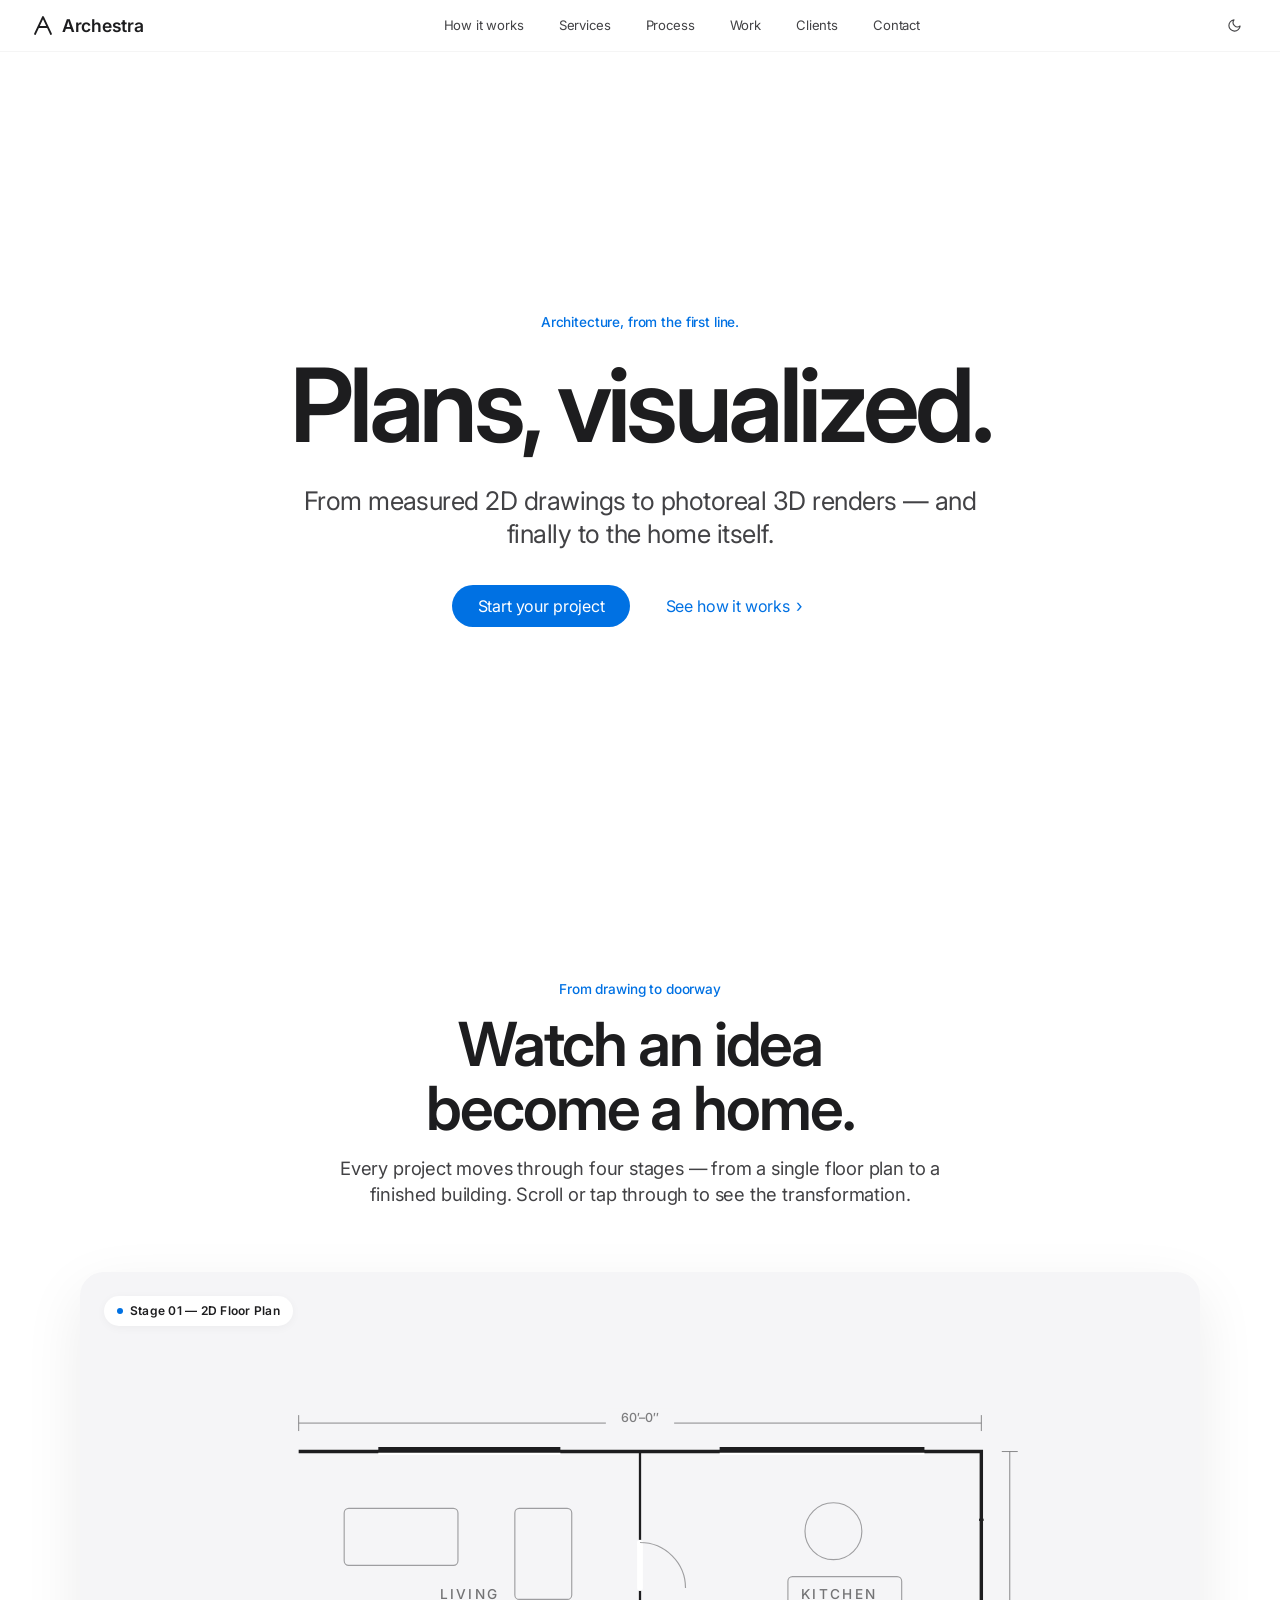
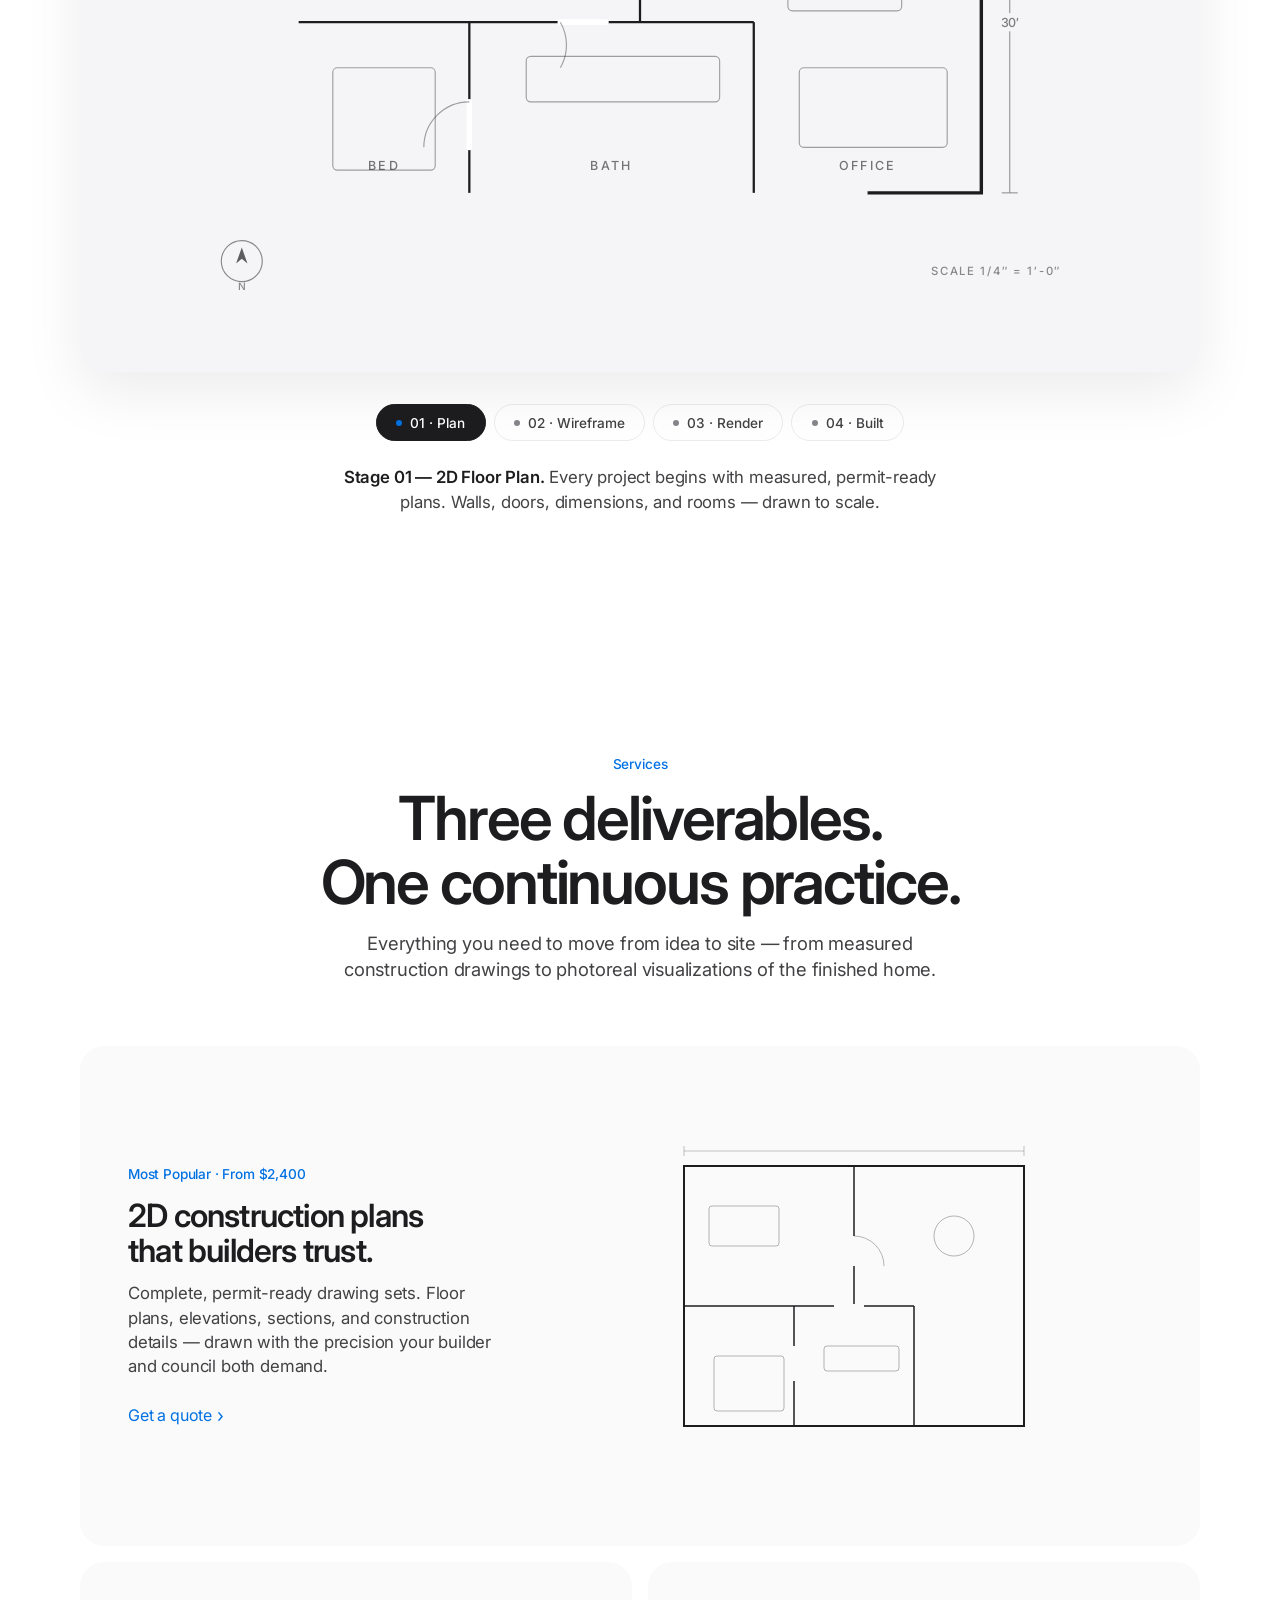
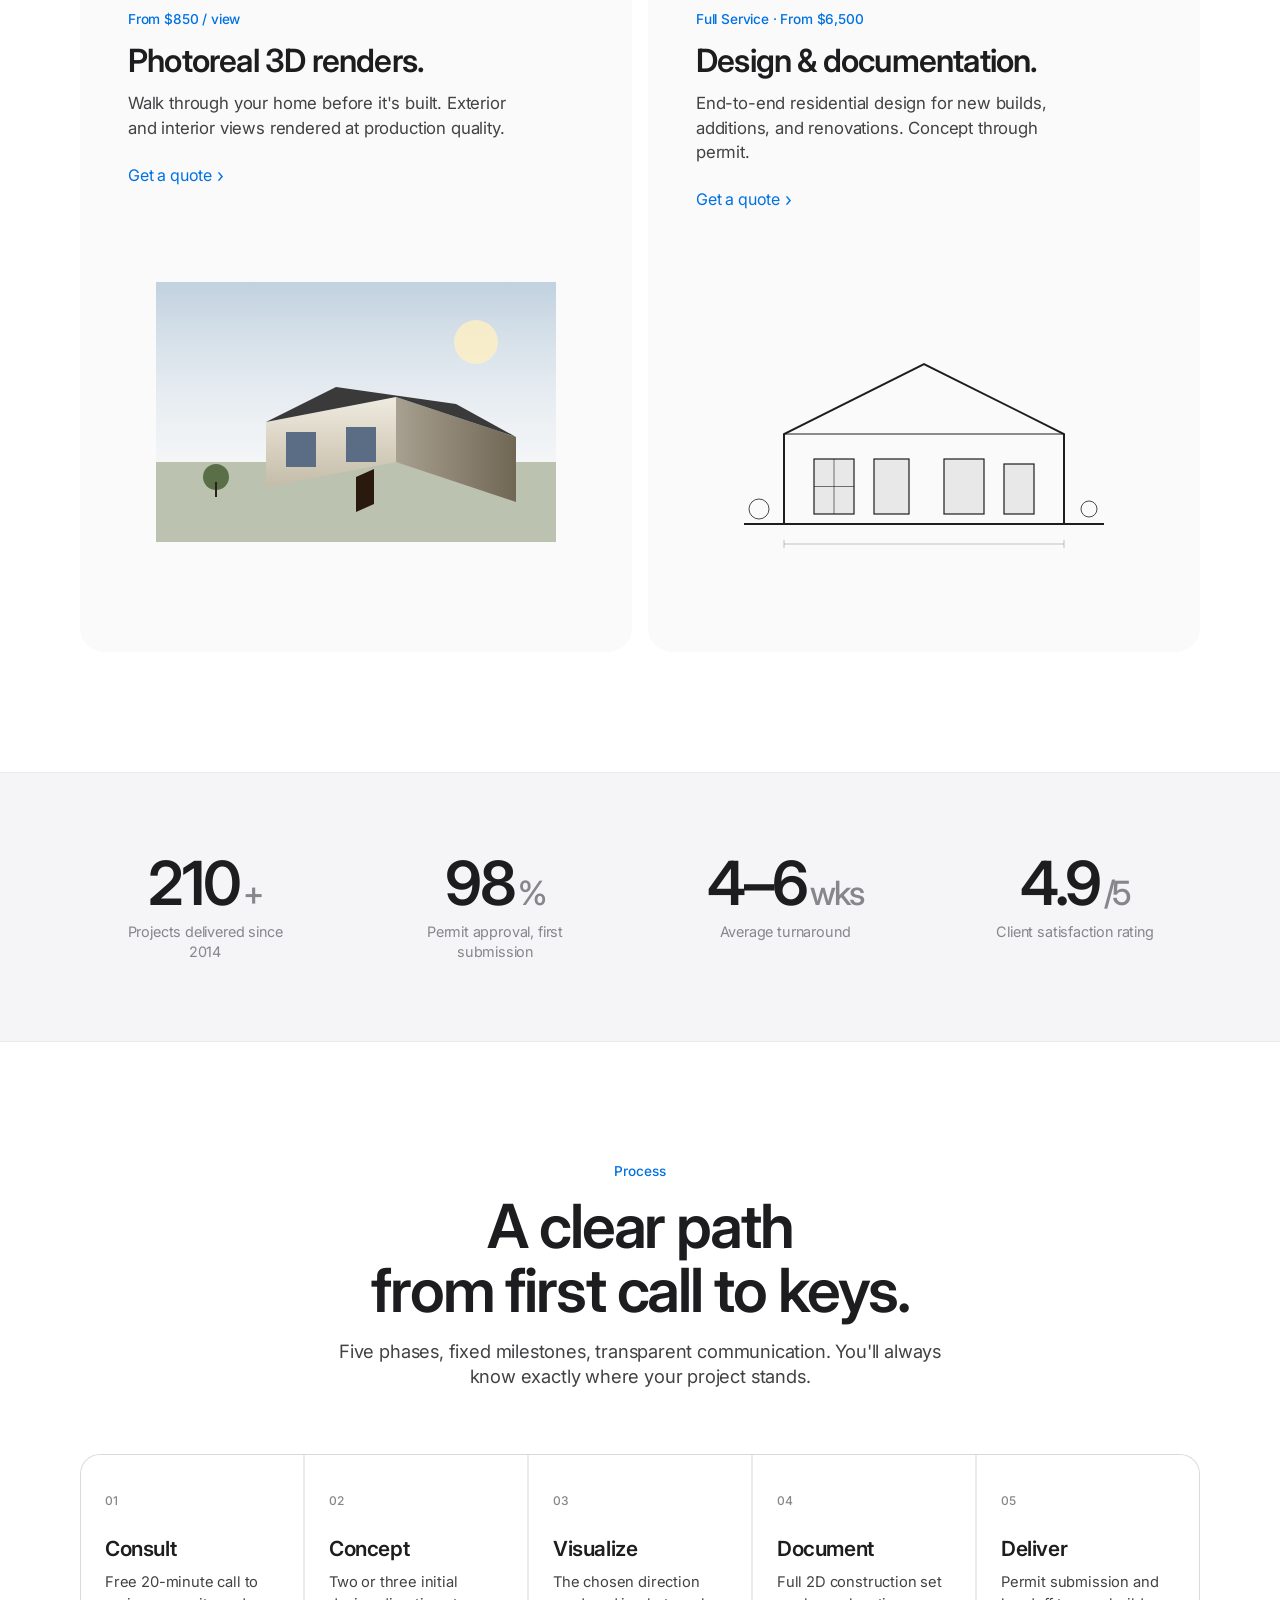
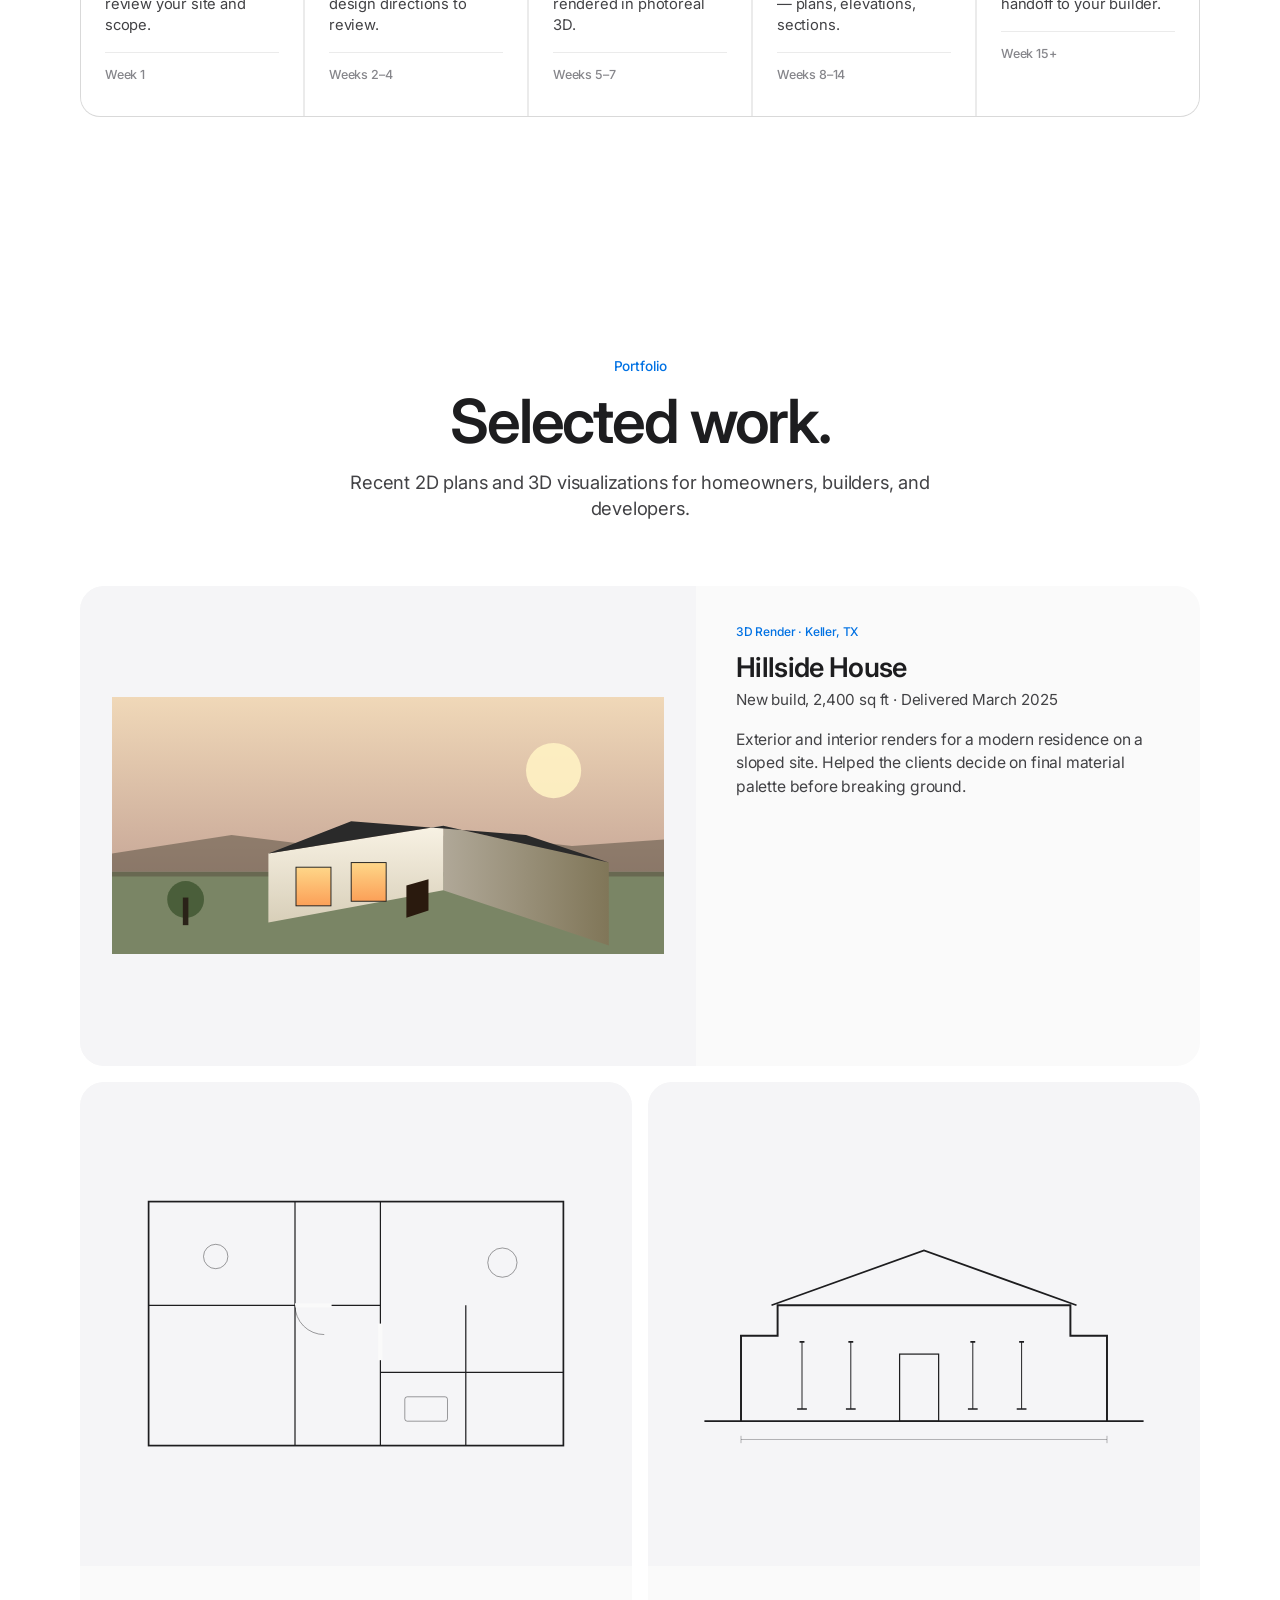
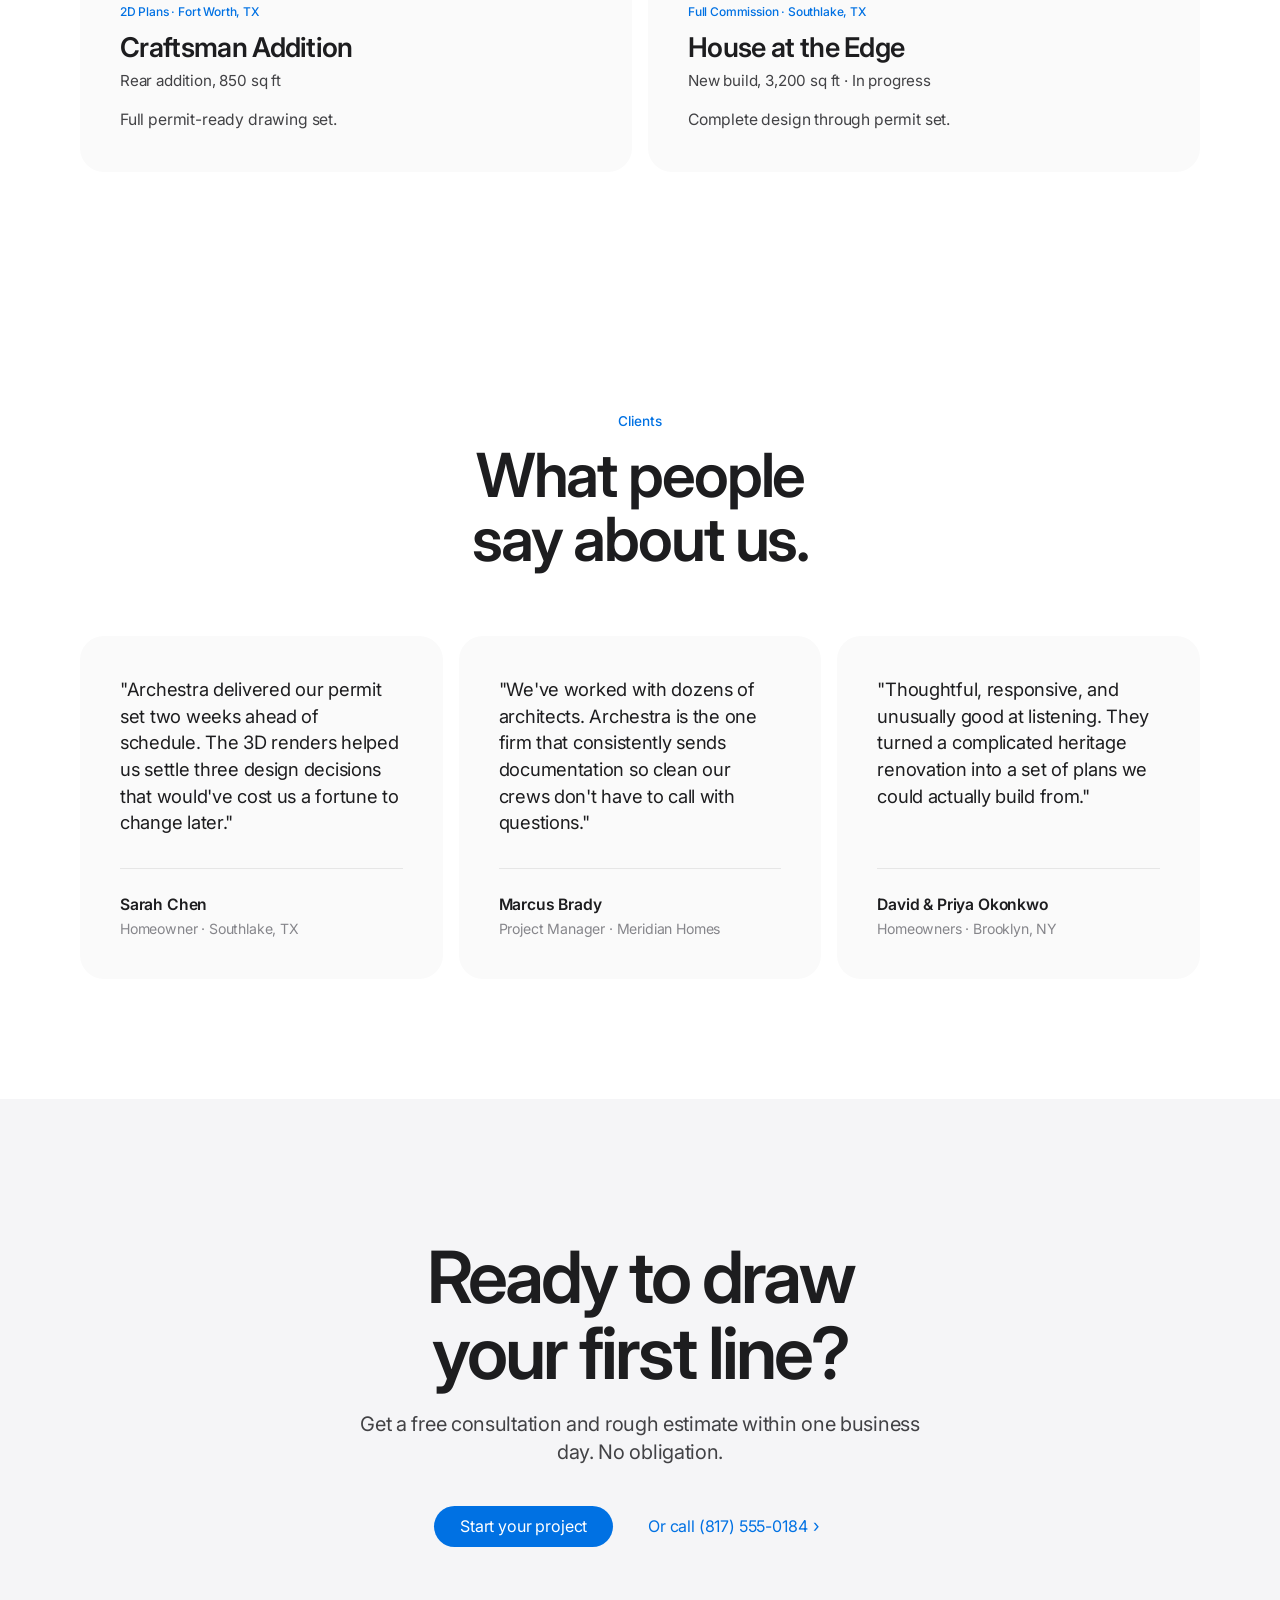
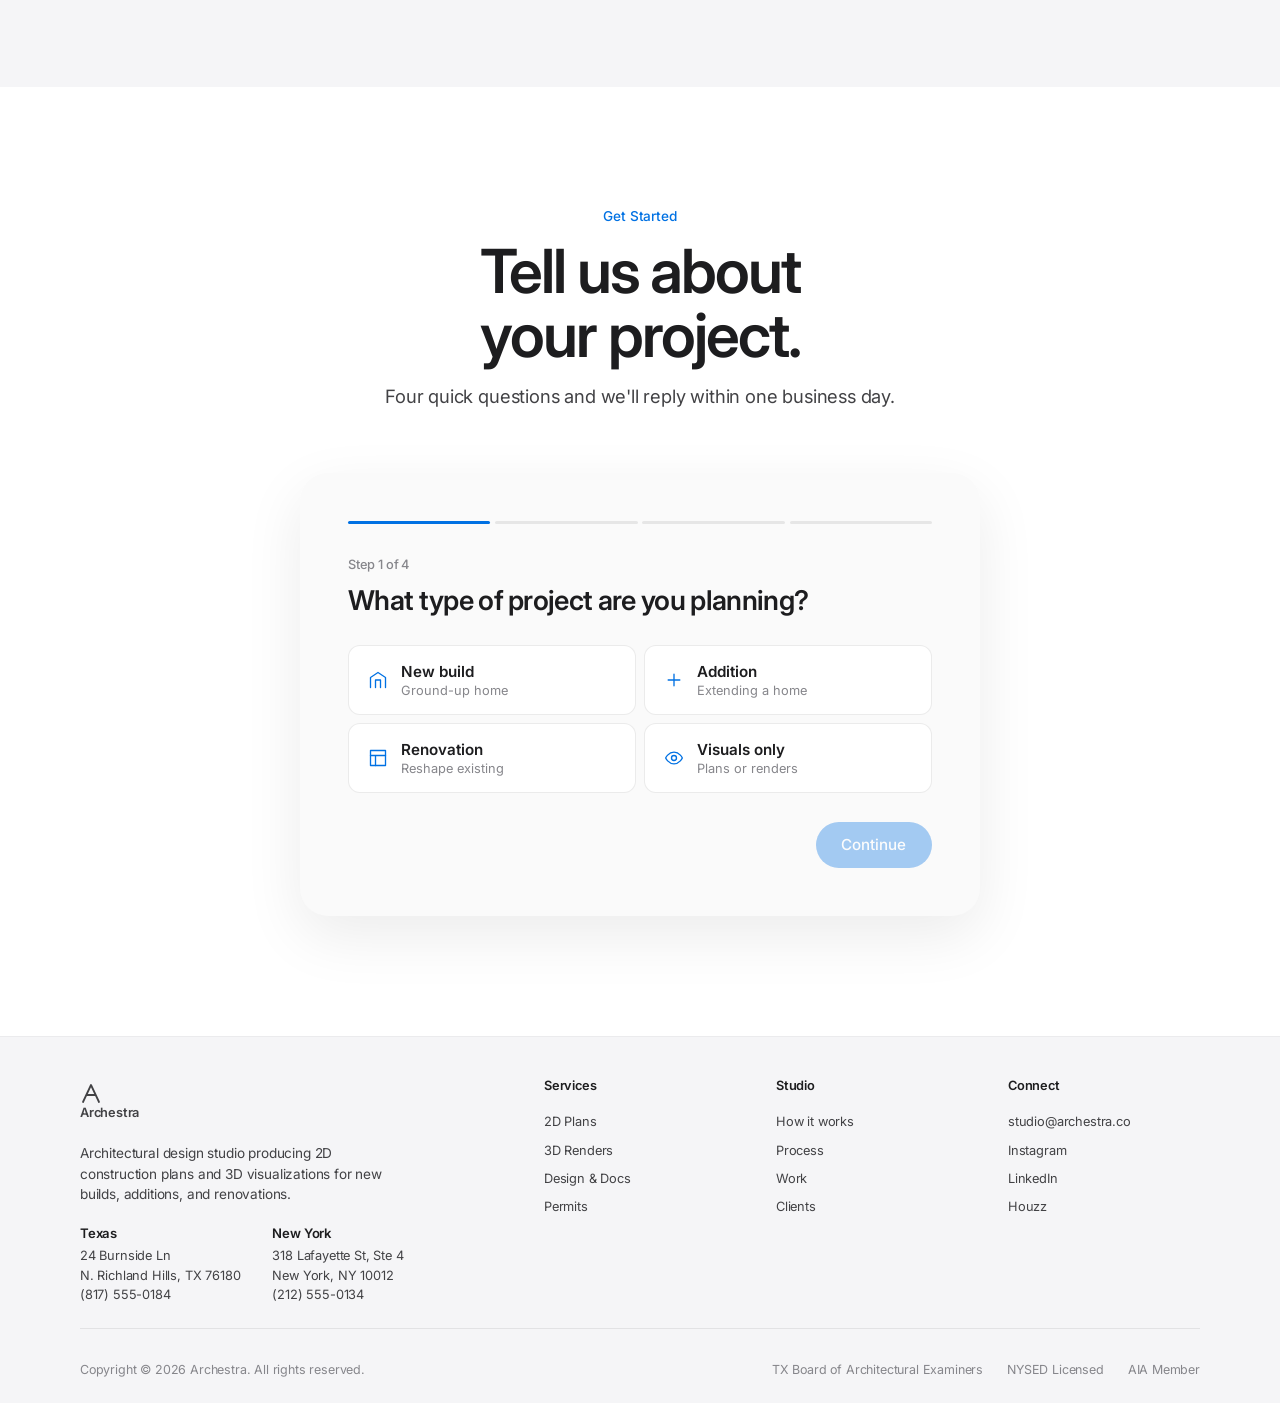
<file: Archestra.html>
<!DOCTYPE html>
<html lang="en" data-theme="light">
<head>
<meta charset="UTF-8" />
<meta name="viewport" content="width=device-width, initial-scale=1.0" />
<title>Archestra — Plans, visualized.</title>
<meta name="description" content="Archestra produces 2D architectural plans and 3D visualizations for new builds, additions, and renovations across Texas and New York." />
<link rel="preconnect" href="https://fonts.googleapis.com">
<link rel="preconnect" href="https://fonts.gstatic.com" crossorigin>
<link href="https://fonts.googleapis.com/css2?family=Inter:wght@300;400;500;600;700&display=swap" rel="stylesheet">
<style>
  :root[data-theme="light"] {
    --bg: #ffffff;
    --bg-2: #f5f5f7;
    --bg-3: #ebebed;
    --ink: #1d1d1f;
    --ink-2: #424245;
    --muted: #86868b;
    --line: rgba(0, 0, 0, 0.08);
    --line-2: rgba(0, 0, 0, 0.04);
    --accent: #0071e3;
    --accent-hover: #0077ed;
    --card: #fafafa;
    --shadow-lg: 0 20px 60px rgba(0, 0, 0, 0.08);
    --shadow-sm: 0 2px 10px rgba(0, 0, 0, 0.04);
  }

  :root[data-theme="dark"] {
    --bg: #000000;
    --bg-2: #0a0a0b;
    --bg-3: #1c1c1e;
    --ink: #f5f5f7;
    --ink-2: #c7c7cc;
    --muted: #86868b;
    --line: rgba(255, 255, 255, 0.1);
    --line-2: rgba(255, 255, 255, 0.05);
    --accent: #2997ff;
    --accent-hover: #4ba5ff;
    --card: #1c1c1e;
    --shadow-lg: 0 20px 60px rgba(0, 0, 0, 0.5);
    --shadow-sm: 0 2px 10px rgba(0, 0, 0, 0.3);
  }

  * { margin: 0; padding: 0; box-sizing: border-box; }
  html { scroll-behavior: smooth; }

  body {
    background: var(--bg);
    color: var(--ink);
    font-family: 'Inter', -apple-system, BlinkMacSystemFont, sans-serif;
    font-weight: 400;
    font-size: 17px;
    line-height: 1.47;
    overflow-x: hidden;
    transition: background 0.3s ease, color 0.3s ease;
    -webkit-font-smoothing: antialiased;
    letter-spacing: -0.01em;
  }

  ::selection { background: var(--accent); color: #fff; }

  /* =================== NAV =================== */
  nav {
    position: fixed;
    top: 0; left: 0; right: 0;
    z-index: 100;
    background: color-mix(in srgb, var(--bg) 80%, transparent);
    backdrop-filter: saturate(180%) blur(20px);
    -webkit-backdrop-filter: saturate(180%) blur(20px);
    border-bottom: 1px solid var(--line-2);
    padding: 0 2rem;
    height: 52px;
    display: grid;
    grid-template-columns: auto 1fr auto;
    align-items: center;
    gap: 2rem;
  }

  .logo {
    display: flex;
    align-items: center;
    gap: 0.5rem;
    text-decoration: none;
    color: var(--ink);
    font-weight: 600;
    font-size: 1.1rem;
    letter-spacing: -0.015em;
  }

  .logo-mark {
    width: 22px; height: 22px;
    display: grid;
    place-items: center;
  }

  .nav-links {
    display: flex;
    gap: 2.2rem;
    justify-self: center;
  }

  .nav-links a {
    color: var(--ink-2);
    text-decoration: none;
    font-size: 0.82rem;
    font-weight: 400;
    transition: color 0.2s;
  }

  .nav-links a:hover { color: var(--ink); }

  .nav-right { display: flex; align-items: center; gap: 0.6rem; }

  .theme-toggle {
    width: 28px; height: 28px;
    border: none;
    background: transparent;
    color: var(--ink-2);
    cursor: pointer;
    display: grid;
    place-items: center;
    border-radius: 50%;
    transition: all 0.2s;
  }

  .theme-toggle:hover { background: var(--bg-2); color: var(--ink); }
  .theme-toggle svg { width: 15px; height: 15px; }
  .theme-toggle .sun { display: none; }
  [data-theme="dark"] .theme-toggle .sun { display: block; }
  [data-theme="dark"] .theme-toggle .moon { display: none; }

  /* =================== BUTTONS =================== */
  .btn {
    display: inline-flex;
    align-items: center;
    justify-content: center;
    gap: 0.35rem;
    font-family: inherit;
    font-size: 1rem;
    font-weight: 400;
    padding: 0.8rem 1.6rem;
    border-radius: 980px;
    cursor: pointer;
    text-decoration: none;
    border: none;
    transition: all 0.2s ease;
    letter-spacing: -0.01em;
    line-height: 1;
  }

  .btn-primary { background: var(--accent); color: #fff; }
  .btn-primary:hover { background: var(--accent-hover); }

  .btn-ghost {
    background: transparent;
    color: var(--accent);
  }

  .btn-ghost:hover { color: var(--accent-hover); gap: 0.5rem; }
  .btn-ghost::after {
    content: '›';
    font-size: 1.1em;
    transition: transform 0.2s;
    line-height: 0.5;
  }
  .btn-ghost:hover::after { transform: translateX(2px); }

  .btn-dark {
    background: var(--ink);
    color: var(--bg);
  }
  .btn-dark:hover { opacity: 0.85; }

  /* =================== SECTIONS =================== */
  section { padding: 120px 24px; position: relative; }

  .container { max-width: 1120px; margin: 0 auto; }
  .container-wide { max-width: 1400px; margin: 0 auto; }

  /* =================== HERO =================== */
  .hero {
    padding: 120px 24px 80px;
    text-align: center;
    min-height: 100vh;
    display: flex;
    flex-direction: column;
    justify-content: center;
    align-items: center;
  }

  .hero-eyebrow {
    font-size: 0.85rem;
    color: var(--accent);
    font-weight: 500;
    letter-spacing: -0.01em;
    margin-bottom: 1.2rem;
  }

  .hero h1 {
    font-size: clamp(3rem, 8vw, 6.5rem);
    font-weight: 600;
    letter-spacing: -0.045em;
    line-height: 1.05;
    color: var(--ink);
    max-width: 900px;
    margin-bottom: 1.5rem;
  }

  .hero .subhead {
    font-size: clamp(1.2rem, 2vw, 1.7rem);
    font-weight: 400;
    letter-spacing: -0.02em;
    color: var(--ink-2);
    line-height: 1.3;
    max-width: 680px;
    margin-bottom: 2.2rem;
  }

  .hero-ctas {
    display: flex;
    gap: 0.6rem;
    flex-wrap: wrap;
    justify-content: center;
  }

  /* =================== TRANSFORM SCENE =================== */
  /* The 4-stage scroll-driven transformation */
  .transform-scene {
    padding: 80px 24px 120px;
    background: var(--bg);
    position: relative;
  }

  .transform-track {
    max-width: 1240px;
    margin: 0 auto;
    position: relative;
  }

  .transform-stage {
    max-width: 1120px;
    margin: 0 auto;
    border-radius: 24px;
    background: var(--bg-2);
    overflow: hidden;
    aspect-ratio: 16 / 10;
    position: relative;
    box-shadow: var(--shadow-lg);
  }

  .stage-canvas {
    position: absolute;
    inset: 0;
    display: grid;
    place-items: center;
    padding: 3rem;
  }

  .stage-canvas svg {
    width: 100%;
    height: 100%;
    max-width: 900px;
    max-height: 540px;
  }

  /* Each stage fades/transforms between with scroll */
  .stage-frame {
    position: absolute;
    inset: 0;
    display: grid;
    place-items: center;
    padding: 3rem;
    opacity: 0;
    transition: opacity 0.6s ease;
    pointer-events: none;
  }

  .stage-frame.active {
    opacity: 1;
  }

  .stage-label {
    position: absolute;
    top: 1.5rem;
    left: 1.5rem;
    z-index: 3;
    font-size: 0.75rem;
    font-weight: 600;
    letter-spacing: 0.02em;
    color: var(--ink);
    background: var(--bg);
    padding: 0.4rem 0.8rem;
    border-radius: 100px;
    display: inline-flex;
    align-items: center;
    gap: 0.45rem;
    box-shadow: var(--shadow-sm);
  }

  .stage-label .badge {
    width: 6px; height: 6px;
    border-radius: 50%;
    background: var(--accent);
  }

  .stage-step-indicator {
    display: flex;
    justify-content: center;
    gap: 0.5rem;
    margin-top: 2rem;
    flex-wrap: wrap;
  }

  .step-btn {
    padding: 0.6rem 1.2rem;
    border-radius: 100px;
    border: 1px solid var(--line);
    background: transparent;
    color: var(--ink-2);
    font-family: inherit;
    font-size: 0.85rem;
    font-weight: 500;
    cursor: pointer;
    transition: all 0.25s;
    display: inline-flex;
    align-items: center;
    gap: 0.5rem;
  }

  .step-btn::before {
    content: '';
    width: 6px; height: 6px;
    border-radius: 50%;
    background: var(--muted);
    transition: background 0.25s;
  }

  .step-btn:hover { border-color: var(--ink-2); color: var(--ink); }

  .step-btn.active {
    background: var(--ink);
    color: var(--bg);
    border-color: var(--ink);
  }

  .step-btn.active::before { background: var(--accent); }

  .transform-caption {
    text-align: center;
    margin-top: 1.5rem;
    font-size: 1.05rem;
    color: var(--ink-2);
    max-width: 620px;
    margin-left: auto;
    margin-right: auto;
    min-height: 3rem;
    transition: opacity 0.3s;
  }

  .transform-caption strong {
    color: var(--ink);
    font-weight: 600;
  }

  /* =================== SECTION HEADINGS =================== */
  .section-head {
    text-align: center;
    margin-bottom: 64px;
  }

  .section-eyebrow {
    font-size: 0.85rem;
    color: var(--accent);
    font-weight: 500;
    letter-spacing: -0.01em;
    margin-bottom: 0.8rem;
  }

  .section-title {
    font-size: clamp(2.2rem, 5vw, 3.8rem);
    font-weight: 600;
    letter-spacing: -0.035em;
    line-height: 1.05;
    margin-bottom: 1rem;
  }

  .section-sub {
    font-size: 1.15rem;
    color: var(--ink-2);
    max-width: 620px;
    margin: 0 auto;
    line-height: 1.4;
    letter-spacing: -0.01em;
  }

  /* =================== FEATURE TILES =================== */
  .tiles {
    display: grid;
    grid-template-columns: repeat(2, 1fr);
    gap: 16px;
    max-width: 1120px;
    margin: 0 auto;
  }

  .tile {
    background: var(--card);
    border-radius: 24px;
    padding: 48px;
    position: relative;
    overflow: hidden;
    aspect-ratio: 4 / 5;
    display: flex;
    flex-direction: column;
    justify-content: space-between;
    transition: transform 0.4s ease;
  }

  .tile:hover { transform: translateY(-4px); }

  .tile.wide {
    aspect-ratio: auto;
    grid-column: span 2;
    min-height: 500px;
    flex-direction: row;
    align-items: center;
    gap: 3rem;
  }

  .tile-content { max-width: 440px; }

  .tile-eyebrow {
    font-size: 0.85rem;
    color: var(--accent);
    font-weight: 500;
    margin-bottom: 0.8rem;
  }

  .tile h3 {
    font-size: clamp(1.7rem, 2.5vw, 2.3rem);
    font-weight: 600;
    letter-spacing: -0.025em;
    line-height: 1.1;
    margin-bottom: 0.8rem;
    color: var(--ink);
  }

  .tile p {
    font-size: 1.05rem;
    color: var(--ink-2);
    line-height: 1.45;
    margin-bottom: 1.5rem;
    max-width: 380px;
  }

  .tile-link {
    color: var(--accent);
    text-decoration: none;
    font-size: 1rem;
    font-weight: 400;
    display: inline-flex;
    align-items: center;
    gap: 0.3rem;
    transition: gap 0.2s;
  }

  .tile-link::after { content: '›'; font-size: 1.15em; line-height: 0.5; }

  .tile-link:hover { gap: 0.5rem; }

  .tile-visual {
    position: relative;
    display: grid;
    place-items: center;
    flex: 1;
    color: var(--ink);
  }

  .tile-visual svg {
    width: 100%;
    max-width: 400px;
    height: auto;
  }

  .tile.wide .tile-visual { align-self: stretch; }

  /* =================== STATS STRIP =================== */
  .stats-strip {
    padding: 80px 24px;
    background: var(--bg-2);
    border-top: 1px solid var(--line-2);
    border-bottom: 1px solid var(--line-2);
  }

  .stats-strip-inner {
    max-width: 1120px;
    margin: 0 auto;
    display: grid;
    grid-template-columns: repeat(4, 1fr);
    gap: 40px;
    text-align: center;
  }

  .stat-num {
    font-size: clamp(2.5rem, 5vw, 3.8rem);
    font-weight: 600;
    letter-spacing: -0.035em;
    color: var(--ink);
    line-height: 1;
    margin-bottom: 0.5rem;
  }

  .stat-num .unit {
    font-size: 0.55em;
    color: var(--muted);
    font-weight: 500;
    margin-left: 0.1em;
  }

  .stat-lbl {
    font-size: 0.9rem;
    color: var(--muted);
    max-width: 160px;
    margin: 0 auto;
    line-height: 1.35;
  }

  /* =================== PROCESS TIMELINE =================== */
  .process-timeline {
    max-width: 1120px;
    margin: 0 auto;
    display: grid;
    grid-template-columns: repeat(5, 1fr);
    gap: 2px;
    background: var(--line);
    border-radius: 20px;
    overflow: hidden;
    border: 1px solid var(--line);
  }

  .phase {
    background: var(--bg);
    padding: 32px 24px;
    transition: background 0.3s;
  }

  .phase:hover { background: var(--bg-2); }

  .phase-num {
    display: inline-block;
    font-size: 0.75rem;
    color: var(--muted);
    font-weight: 500;
    margin-bottom: 1.5rem;
  }

  .phase h4 {
    font-size: 1.3rem;
    font-weight: 600;
    letter-spacing: -0.02em;
    margin-bottom: 0.5rem;
  }

  .phase p {
    font-size: 0.92rem;
    color: var(--ink-2);
    line-height: 1.45;
    margin-bottom: 1rem;
  }

  .phase-dur {
    font-size: 0.78rem;
    color: var(--muted);
    font-weight: 500;
    padding-top: 0.8rem;
    border-top: 1px solid var(--line);
  }

  /* =================== WORK SHOWCASE =================== */
  .work-grid {
    display: grid;
    grid-template-columns: repeat(2, 1fr);
    gap: 16px;
    max-width: 1120px;
    margin: 0 auto;
  }

  .project {
    background: var(--card);
    border-radius: 24px;
    overflow: hidden;
    display: flex;
    flex-direction: column;
    cursor: pointer;
    transition: transform 0.4s ease;
    aspect-ratio: 4 / 5;
  }

  .project:hover { transform: translateY(-4px); }

  .project.wide {
    grid-column: span 2;
    aspect-ratio: 21 / 9;
    flex-direction: row;
  }

  .project-visual {
    flex: 1;
    position: relative;
    background: var(--bg-2);
    display: grid;
    place-items: center;
    padding: 2rem;
    overflow: hidden;
    color: var(--ink);
  }

  .project-visual svg {
    width: 100%;
    height: auto;
    max-height: 320px;
  }

  .project.wide .project-visual { min-width: 55%; }
  .project.wide .project-body { max-width: 45%; }

  .project-body {
    padding: 2rem 2.5rem 2.5rem;
  }

  .project-tag {
    display: inline-block;
    font-size: 0.75rem;
    color: var(--accent);
    font-weight: 500;
    margin-bottom: 0.8rem;
  }

  .project h3 {
    font-size: 1.7rem;
    font-weight: 600;
    letter-spacing: -0.025em;
    line-height: 1.1;
    margin-bottom: 0.4rem;
  }

  .project .loc {
    color: var(--ink-2);
    font-size: 0.95rem;
    margin-bottom: 1rem;
  }

  .project .desc {
    color: var(--ink-2);
    font-size: 0.98rem;
    line-height: 1.5;
  }

  /* =================== TESTIMONIALS =================== */
  .quotes {
    display: grid;
    grid-template-columns: repeat(3, 1fr);
    gap: 16px;
    max-width: 1120px;
    margin: 0 auto;
  }

  .quote {
    background: var(--card);
    border-radius: 24px;
    padding: 2.5rem;
    display: flex;
    flex-direction: column;
  }

  .quote-text {
    font-size: 1.15rem;
    color: var(--ink);
    line-height: 1.45;
    letter-spacing: -0.015em;
    margin-bottom: 2rem;
    flex: 1;
    font-weight: 400;
  }

  .quote-author { padding-top: 1.5rem; border-top: 1px solid var(--line); }

  .quote-author .name { font-weight: 600; font-size: 0.98rem; margin-bottom: 0.15rem; }

  .quote-author .role { color: var(--muted); font-size: 0.88rem; }

  /* =================== CTA HERO =================== */
  .cta-hero {
    padding: 140px 24px;
    text-align: center;
    background: var(--bg-2);
  }

  .cta-hero h2 {
    font-size: clamp(2.5rem, 6vw, 4.5rem);
    font-weight: 600;
    letter-spacing: -0.04em;
    line-height: 1.05;
    margin-bottom: 1.2rem;
    max-width: 900px;
    margin-left: auto;
    margin-right: auto;
  }

  .cta-hero p {
    font-size: 1.25rem;
    color: var(--ink-2);
    max-width: 600px;
    margin: 0 auto 2.5rem;
    letter-spacing: -0.015em;
    line-height: 1.4;
  }

  .cta-ctas { display: flex; gap: 0.6rem; justify-content: center; flex-wrap: wrap; }

  /* =================== INQUIRY WIZARD =================== */
  .inquiry { padding: 120px 24px; }

  .inquiry-card {
    max-width: 680px;
    margin: 0 auto;
    background: var(--card);
    border-radius: 28px;
    padding: 3rem;
    box-shadow: var(--shadow-lg);
  }

  .wizard-progress {
    display: flex;
    gap: 0.3rem;
    margin-bottom: 2rem;
  }

  .wizard-dot {
    flex: 1;
    height: 3px;
    background: var(--line);
    border-radius: 100px;
    transition: background 0.3s;
  }

  .wizard-dot.active { background: var(--accent); }
  .wizard-dot.complete { background: var(--ink); }

  .wizard-step-label {
    font-size: 0.8rem;
    color: var(--muted);
    font-weight: 500;
    margin-bottom: 0.6rem;
  }

  .wizard-question {
    font-size: 1.7rem;
    font-weight: 600;
    letter-spacing: -0.025em;
    line-height: 1.15;
    margin-bottom: 1.8rem;
    color: var(--ink);
  }

  .wizard-question small {
    display: block;
    font-weight: 400;
    font-size: 0.95rem;
    color: var(--muted);
    margin-top: 0.3rem;
    letter-spacing: -0.01em;
  }

  .wizard-step { display: none; }
  .wizard-step.active { display: block; animation: stepIn 0.4s ease; }

  @keyframes stepIn {
    from { opacity: 0; transform: translateY(8px); }
    to { opacity: 1; transform: translateY(0); }
  }

  .option-grid { display: grid; grid-template-columns: 1fr 1fr; gap: 8px; }

  .option-card {
    background: var(--bg);
    border: 1px solid var(--line);
    border-radius: 12px;
    color: var(--ink);
    padding: 1rem 1.2rem;
    text-align: left;
    cursor: pointer;
    font-family: inherit;
    font-size: 0.95rem;
    transition: all 0.2s;
    display: flex;
    align-items: center;
    gap: 0.8rem;
  }

  [data-theme="dark"] .option-card { background: var(--bg-3); }

  .option-card:hover { border-color: var(--ink-2); }

  .option-card.selected {
    border-color: var(--accent);
    background: color-mix(in srgb, var(--accent) 8%, var(--bg));
    box-shadow: 0 0 0 3px color-mix(in srgb, var(--accent) 20%, transparent);
  }

  .option-card svg { width: 20px; height: 20px; color: var(--accent); flex-shrink: 0; }

  .option-card strong { display: block; font-weight: 600; font-size: 0.95rem; }

  .option-card small { display: block; color: var(--muted); font-size: 0.8rem; margin-top: 2px; }

  .field-group { display: flex; flex-direction: column; gap: 1rem; }

  .field { display: flex; flex-direction: column; gap: 0.4rem; }

  .field label {
    font-size: 0.78rem;
    color: var(--ink-2);
    font-weight: 500;
  }

  .field input, .field textarea {
    background: var(--bg);
    border: 1px solid var(--line);
    border-radius: 10px;
    padding: 0.85rem 1rem;
    font-family: inherit;
    font-size: 0.98rem;
    color: var(--ink);
    outline: none;
    transition: all 0.2s;
  }

  [data-theme="dark"] .field input, [data-theme="dark"] .field textarea { background: var(--bg-3); }

  .field input:focus, .field textarea:focus {
    border-color: var(--accent);
    box-shadow: 0 0 0 3px color-mix(in srgb, var(--accent) 20%, transparent);
  }

  .field input::placeholder, .field textarea::placeholder { color: var(--muted); }
  .field textarea { resize: vertical; min-height: 80px; font-family: inherit; }

  .wizard-nav {
    display: flex;
    justify-content: space-between;
    align-items: center;
    margin-top: 1.8rem;
  }

  .wizard-back {
    background: transparent;
    border: none;
    color: var(--ink-2);
    font-family: inherit;
    font-size: 0.95rem;
    cursor: pointer;
    padding: 0.5rem 0;
    transition: color 0.2s;
  }

  .wizard-back:hover { color: var(--ink); }
  .wizard-back:disabled { opacity: 0; pointer-events: none; }

  .wizard-next {
    background: var(--accent);
    color: #fff;
    border: none;
    padding: 0.85rem 1.6rem;
    font-family: inherit;
    font-size: 0.95rem;
    font-weight: 500;
    border-radius: 980px;
    cursor: pointer;
    transition: all 0.2s;
  }

  .wizard-next:hover:not(:disabled) { background: var(--accent-hover); }
  .wizard-next:disabled { opacity: 0.35; cursor: not-allowed; }

  .wizard-success { display: none; text-align: center; padding: 1rem 0; }
  .wizard-success.active { display: block; animation: stepIn 0.4s ease; }

  .success-icon {
    width: 64px; height: 64px;
    margin: 0 auto 1.2rem;
    background: color-mix(in srgb, var(--accent) 14%, transparent);
    color: var(--accent);
    border-radius: 50%;
    display: grid;
    place-items: center;
  }

  .success-icon svg { width: 32px; height: 32px; }

  .wizard-success h3 {
    font-size: 1.6rem;
    font-weight: 600;
    letter-spacing: -0.02em;
    margin-bottom: 0.6rem;
  }

  .wizard-success p {
    color: var(--ink-2);
    max-width: 380px;
    margin: 0 auto;
    line-height: 1.5;
  }

  /* =================== FOOTER =================== */
  footer {
    background: var(--bg-2);
    padding: 40px 24px 24px;
    border-top: 1px solid var(--line-2);
    font-size: 0.78rem;
  }

  .footer-top {
    max-width: 1120px;
    margin: 0 auto 32px;
    display: grid;
    grid-template-columns: repeat(5, 1fr);
    gap: 40px;
    padding-bottom: 24px;
    border-bottom: 1px solid var(--line);
  }

  .footer-col.brand {
    grid-column: span 2;
  }

  .footer-col .logo { margin-bottom: 1rem; }

  .footer-col p {
    color: var(--ink-2);
    font-size: 0.85rem;
    line-height: 1.5;
    max-width: 320px;
  }

  .footer-offices {
    margin-top: 1.2rem;
    display: flex;
    gap: 2rem;
    font-size: 0.8rem;
    color: var(--ink-2);
    line-height: 1.5;
  }

  .footer-offices strong {
    display: block;
    font-weight: 600;
    color: var(--ink);
    margin-bottom: 0.2rem;
    font-size: 0.82rem;
  }

  .footer-col h4 {
    font-size: 0.8rem;
    font-weight: 600;
    margin-bottom: 0.8rem;
    color: var(--ink);
  }

  .footer-col a {
    display: block;
    color: var(--ink-2);
    text-decoration: none;
    padding: 0.3rem 0;
    font-size: 0.8rem;
    transition: color 0.2s;
  }

  .footer-col a:hover { color: var(--accent); }

  .footer-bottom {
    max-width: 1120px;
    margin: 0 auto;
    display: flex;
    justify-content: space-between;
    flex-wrap: wrap;
    gap: 1rem;
    color: var(--muted);
  }

  .footer-bottom .legal { display: flex; gap: 1.5rem; flex-wrap: wrap; }

  /* =================== ANIMATIONS =================== */
  .fade-up {
    opacity: 0;
    transform: translateY(24px);
    transition: opacity 0.9s ease, transform 0.9s cubic-bezier(.2,.8,.2,1);
  }
  .fade-up.visible { opacity: 1; transform: translateY(0); }

  .hero-eyebrow, .hero h1, .hero .subhead, .hero-ctas {
    opacity: 0;
    animation: heroIn 0.9s cubic-bezier(.2,.8,.2,1) forwards;
  }
  .hero-eyebrow { animation-delay: 0.05s; }
  .hero h1 { animation-delay: 0.15s; }
  .hero .subhead { animation-delay: 0.3s; }
  .hero-ctas { animation-delay: 0.45s; }

  @keyframes heroIn {
    from { opacity: 0; transform: translateY(16px); }
    to { opacity: 1; transform: translateY(0); }
  }

  /* Stage-specific animations (for SVG transformation) */
  @keyframes drawIn {
    from { stroke-dashoffset: 1000; }
    to { stroke-dashoffset: 0; }
  }

  .stage-frame[data-stage="1"].active svg path,
  .stage-frame[data-stage="1"].active svg line,
  .stage-frame[data-stage="1"].active svg rect {
    stroke-dasharray: 1000;
    animation: drawIn 1.2s ease-out forwards;
  }

  .stage-frame[data-stage="2"].active .wireframe-line {
    stroke-dasharray: 600;
    animation: drawIn 1s ease-out forwards;
  }

  /* =================== RESPONSIVE =================== */
  @media (max-width: 900px) {
    nav { padding: 0 1rem; gap: 1rem; grid-template-columns: auto 1fr; height: 48px; }
    .nav-links { display: none; }

    section { padding: 80px 20px; }

    .hero { padding: 100px 20px 60px; min-height: auto; }

    .transform-scene { padding: 60px 20px 80px; }
    .transform-stage { aspect-ratio: 4 / 3; border-radius: 16px; }
    .stage-canvas, .stage-frame { padding: 1.5rem; }

    .tiles { grid-template-columns: 1fr; }
    .tile { padding: 32px; aspect-ratio: auto; min-height: 420px; }
    .tile.wide { grid-column: auto; flex-direction: column; gap: 1.5rem; min-height: 500px; }
    .tile.wide .tile-visual { width: 100%; }

    .stats-strip-inner { grid-template-columns: 1fr 1fr; gap: 32px 16px; }

    .process-timeline { grid-template-columns: 1fr; }

    .work-grid { grid-template-columns: 1fr; }
    .project { aspect-ratio: auto; }
    .project.wide { grid-column: auto; flex-direction: column; aspect-ratio: auto; }
    .project.wide .project-visual { min-width: 0; }
    .project.wide .project-body { max-width: 100%; }
    .project-body { padding: 1.5rem; }

    .quotes { grid-template-columns: 1fr; }

    .inquiry-card { padding: 2rem; border-radius: 20px; }
    .option-grid { grid-template-columns: 1fr; }

    .footer-top { grid-template-columns: 1fr 1fr; gap: 2rem; }
    .footer-col.brand { grid-column: span 2; }
    .footer-offices { flex-direction: column; gap: 1rem; }
  }

  @media (max-width: 560px) {
    .hero h1 { font-size: 2.6rem; }
    .footer-top { grid-template-columns: 1fr; }
    .footer-col.brand { grid-column: auto; }
  }
</style>
</head>
<body>

<!-- ============ NAV ============ -->
<nav>
  <a href="#" class="logo">
    <div class="logo-mark">
      <svg viewBox="0 0 22 22" fill="none" xmlns="http://www.w3.org/2000/svg">
        <path d="M3 20 L11 3 L19 20" stroke="currentColor" stroke-width="1.8" stroke-linecap="round" stroke-linejoin="round" fill="none"/>
        <path d="M7 13 L15 13" stroke="currentColor" stroke-width="1.8" stroke-linecap="round"/>
      </svg>
    </div>
    Archestra
  </a>
  <div class="nav-links">
    <a href="#transform">How it works</a>
    <a href="#services">Services</a>
    <a href="#process">Process</a>
    <a href="#work">Work</a>
    <a href="#clients">Clients</a>
    <a href="#inquire">Contact</a>
  </div>
  <div class="nav-right">
    <button class="theme-toggle" id="themeToggle" aria-label="Toggle theme">
      <svg class="moon" viewBox="0 0 24 24" fill="none" stroke="currentColor" stroke-width="1.8" stroke-linecap="round" stroke-linejoin="round">
        <path d="M21 12.79A9 9 0 1 1 11.21 3 7 7 0 0 0 21 12.79z"/>
      </svg>
      <svg class="sun" viewBox="0 0 24 24" fill="none" stroke="currentColor" stroke-width="1.8" stroke-linecap="round" stroke-linejoin="round">
        <circle cx="12" cy="12" r="4"/>
        <path d="M12 2v2M12 20v2M4.93 4.93l1.41 1.41M17.66 17.66l1.41 1.41M2 12h2M20 12h2M4.93 19.07l1.41-1.41M17.66 6.34l1.41-1.41"/>
      </svg>
    </button>
  </div>
</nav>

<!-- ============ HERO ============ -->
<section class="hero">
  <div class="hero-eyebrow">Architecture, from the first line.</div>
  <h1>Plans, visualized.</h1>
  <p class="subhead">From measured 2D drawings to photoreal 3D renders — and finally to the home itself.</p>
  <div class="hero-ctas">
    <a href="#inquire" class="btn btn-primary">Start your project</a>
    <a href="#transform" class="btn btn-ghost">See how it works</a>
  </div>
</section>

<!-- ============ TRANSFORM SCENE ============ -->
<section id="transform" class="transform-scene">
  <div class="section-head">
    <div class="section-eyebrow">From drawing to doorway</div>
    <h2 class="section-title">Watch an idea<br>become a home.</h2>
    <p class="section-sub">Every project moves through four stages — from a single floor plan to a finished building. Scroll or tap through to see the transformation.</p>
  </div>

  <div class="transform-track">
    <div class="transform-stage" id="stage">

      <!-- STAGE 1: 2D Floor Plan -->
      <div class="stage-frame active" data-stage="1">
        <span class="stage-label"><span class="badge"></span>Stage 01 — 2D Floor Plan</span>
        <svg viewBox="0 0 900 540" xmlns="http://www.w3.org/2000/svg" fill="none">
          <!-- Outer wall -->
          <rect x="150" y="120" width="600" height="300" stroke="currentColor" stroke-width="3"/>
          <!-- Inner walls -->
          <line x1="450" y1="120" x2="450" y2="270" stroke="currentColor" stroke-width="2"/>
          <line x1="150" y1="270" x2="550" y2="270" stroke="currentColor" stroke-width="2"/>
          <line x1="550" y1="270" x2="550" y2="420" stroke="currentColor" stroke-width="2"/>
          <line x1="300" y1="270" x2="300" y2="420" stroke="currentColor" stroke-width="2"/>

          <!-- Door openings -->
          <line x1="450" y1="200" x2="450" y2="240" stroke="white" stroke-width="5" stroke-linecap="round"/>
          <line x1="380" y1="270" x2="420" y2="270" stroke="white" stroke-width="5" stroke-linecap="round"/>
          <line x1="300" y1="340" x2="300" y2="380" stroke="white" stroke-width="5" stroke-linecap="round"/>

          <!-- Door swings -->
          <path d="M 450 200 A 40 40 0 0 1 490 240" stroke="currentColor" stroke-width="1" fill="none" opacity="0.4"/>
          <path d="M 380 270 A 40 40 0 0 1 380 310" stroke="currentColor" stroke-width="1" fill="none" opacity="0.4"/>
          <path d="M 300 340 A 40 40 0 0 0 260 380" stroke="currentColor" stroke-width="1" fill="none" opacity="0.4"/>

          <!-- Windows (double lines) -->
          <line x1="220" y1="118" x2="380" y2="118" stroke="currentColor" stroke-width="4"/>
          <line x1="220" y1="122" x2="380" y2="122" stroke="white" stroke-width="2"/>
          <line x1="520" y1="118" x2="700" y2="118" stroke="currentColor" stroke-width="4"/>
          <line x1="520" y1="122" x2="700" y2="122" stroke="white" stroke-width="2"/>
          <line x1="748" y1="180" x2="752" y2="180" stroke="currentColor" stroke-width="2"/>

          <!-- Furniture hints -->
          <rect x="190" y="170" width="100" height="50" stroke="currentColor" stroke-width="1" opacity="0.4" rx="4"/>
          <rect x="340" y="170" width="50" height="80" stroke="currentColor" stroke-width="1" opacity="0.4" rx="4"/>
          <circle cx="620" cy="190" r="25" stroke="currentColor" stroke-width="1" opacity="0.4"/>
          <rect x="580" y="230" width="100" height="30" stroke="currentColor" stroke-width="1" opacity="0.4" rx="4"/>
          <rect x="180" y="310" width="90" height="90" stroke="currentColor" stroke-width="1" opacity="0.4" rx="4"/>
          <rect x="350" y="300" width="170" height="40" stroke="currentColor" stroke-width="1" opacity="0.4" rx="4"/>
          <rect x="590" y="310" width="130" height="70" stroke="currentColor" stroke-width="1" opacity="0.4" rx="4"/>

          <!-- Dimensions -->
          <g opacity="0.55">
            <line x1="150" y1="95" x2="750" y2="95" stroke="currentColor" stroke-width="0.8"/>
            <line x1="150" y1="88" x2="150" y2="102" stroke="currentColor" stroke-width="0.8"/>
            <line x1="750" y1="88" x2="750" y2="102" stroke="currentColor" stroke-width="0.8"/>
            <rect x="420" y="82" width="60" height="16" fill="var(--bg-2, #f5f5f7)"/>
            <text x="450" y="94" text-anchor="middle" font-family="Inter" font-size="11" fill="currentColor" font-weight="500">60′–0″</text>

            <line x1="775" y1="120" x2="775" y2="420" stroke="currentColor" stroke-width="0.8"/>
            <line x1="768" y1="120" x2="782" y2="120" stroke="currentColor" stroke-width="0.8"/>
            <line x1="768" y1="420" x2="782" y2="420" stroke="currentColor" stroke-width="0.8"/>
            <rect x="760" y="262" width="30" height="16" fill="var(--bg-2, #f5f5f7)"/>
            <text x="775" y="274" text-anchor="middle" font-family="Inter" font-size="11" fill="currentColor" font-weight="500">30′</text>
          </g>

          <!-- Room labels -->
          <text x="300" y="250" text-anchor="middle" font-family="Inter" font-size="12" fill="currentColor" opacity="0.6" letter-spacing="2" font-weight="500">LIVING</text>
          <text x="625" y="250" text-anchor="middle" font-family="Inter" font-size="12" fill="currentColor" opacity="0.6" letter-spacing="2" font-weight="500">KITCHEN</text>
          <text x="225" y="400" text-anchor="middle" font-family="Inter" font-size="11" fill="currentColor" opacity="0.6" letter-spacing="2" font-weight="500">BED</text>
          <text x="425" y="400" text-anchor="middle" font-family="Inter" font-size="11" fill="currentColor" opacity="0.6" letter-spacing="2" font-weight="500">BATH</text>
          <text x="650" y="400" text-anchor="middle" font-family="Inter" font-size="11" fill="currentColor" opacity="0.6" letter-spacing="2" font-weight="500">OFFICE</text>

          <!-- North arrow -->
          <g transform="translate(100, 480)">
            <circle cx="0" cy="0" r="18" stroke="currentColor" stroke-width="1" fill="none" opacity="0.5"/>
            <path d="M 0 -12 L -5 2 L 0 -2 L 5 2 Z" fill="currentColor" opacity="0.7"/>
            <text x="0" y="25" text-anchor="middle" font-family="Inter" font-size="9" fill="currentColor" opacity="0.5" font-weight="500">N</text>
          </g>

          <!-- Scale -->
          <text x="820" y="492" text-anchor="end" font-family="Inter" font-size="10" fill="currentColor" opacity="0.5" letter-spacing="1.5" font-weight="500">SCALE 1/4″ = 1′-0″</text>
        </svg>
      </div>

      <!-- STAGE 2: 3D Wireframe -->
      <div class="stage-frame" data-stage="2">
        <span class="stage-label"><span class="badge"></span>Stage 02 — 3D Wireframe</span>
        <svg viewBox="0 0 900 540" xmlns="http://www.w3.org/2000/svg" fill="none">
          <!-- Isometric wireframe house -->
          <g stroke="currentColor" stroke-width="1.8" stroke-linecap="round" stroke-linejoin="round" class="wireframe-group">

            <!-- Ground grid -->
            <g opacity="0.25" stroke-width="0.6">
              <path d="M 50 450 L 450 350 L 850 450 L 450 540"/>
              <path d="M 150 425 L 550 325 M 250 400 L 650 300 M 350 375 L 750 275"/>
              <path d="M 550 545 L 150 445 M 650 540 L 250 440 M 750 520 L 350 420"/>
            </g>

            <!-- House base (isometric box) -->
            <!-- Bottom plane -->
            <path d="M 260 410 L 540 340 L 800 430 L 520 500 Z" class="wireframe-line"/>
            <!-- Top plane -->
            <path d="M 260 280 L 540 210 L 800 300 L 520 370 Z" class="wireframe-line"/>
            <!-- Vertical edges -->
            <line x1="260" y1="410" x2="260" y2="280" class="wireframe-line"/>
            <line x1="540" y1="340" x2="540" y2="210" class="wireframe-line"/>
            <line x1="800" y1="430" x2="800" y2="300" class="wireframe-line"/>
            <line x1="520" y1="500" x2="520" y2="370" class="wireframe-line"/>

            <!-- Interior wall lines (following floor plan) -->
            <line x1="430" y1="375" x2="430" y2="245" opacity="0.5" class="wireframe-line"/>
            <line x1="260" y1="345" x2="540" y2="275" opacity="0.5" class="wireframe-line"/>

            <!-- Roof -->
            <path d="M 260 280 L 390 215 L 670 235 L 800 300" class="wireframe-line"/>
            <path d="M 540 210 L 670 235" opacity="0.5" class="wireframe-line"/>
            <line x1="390" y1="215" x2="540" y2="210" opacity="0.5" class="wireframe-line"/>

            <!-- Door opening (front face) -->
            <path d="M 440 460 L 440 395 L 480 380 L 480 445 Z" stroke-width="1.4" class="wireframe-line"/>

            <!-- Windows (front face) -->
            <path d="M 300 435 L 300 370 L 360 355 L 360 420 Z" stroke-width="1.4" class="wireframe-line"/>
            <line x1="330" y1="362" x2="330" y2="427" stroke-width="0.8" opacity="0.5" class="wireframe-line"/>
            <path d="M 560 400 L 560 335 L 640 355 L 640 420 Z" stroke-width="1.4" class="wireframe-line"/>
            <line x1="600" y1="345" x2="600" y2="410" stroke-width="0.8" opacity="0.5" class="wireframe-line"/>

            <!-- Side face windows -->
            <path d="M 670 430 L 670 370 L 720 385 L 720 445 Z" stroke-width="1.4" opacity="0.8" class="wireframe-line"/>
          </g>

          <!-- Grid floor markings -->
          <g opacity="0.18" stroke="currentColor" stroke-width="0.4">
            <path d="M 20 500 L 880 500"/>
            <path d="M 20 460 L 880 460"/>
          </g>

          <!-- Axis indicators -->
          <g transform="translate(80, 470)" font-family="Inter" font-size="9" font-weight="500" fill="currentColor" opacity="0.5">
            <line x1="0" y1="0" x2="30" y2="0" stroke="currentColor" stroke-width="1"/>
            <line x1="0" y1="0" x2="0" y2="-30" stroke="currentColor" stroke-width="1"/>
            <line x1="0" y1="0" x2="-18" y2="12" stroke="currentColor" stroke-width="1"/>
            <text x="34" y="4">X</text>
            <text x="-3" y="-34">Z</text>
            <text x="-24" y="20">Y</text>
          </g>

          <text x="820" y="492" text-anchor="end" font-family="Inter" font-size="10" fill="currentColor" opacity="0.5" letter-spacing="1.5" font-weight="500">WIREFRAME MODEL</text>
        </svg>
      </div>

      <!-- STAGE 3: 3D Rendered -->
      <div class="stage-frame" data-stage="3">
        <span class="stage-label"><span class="badge"></span>Stage 03 — 3D Rendered</span>
        <svg viewBox="0 0 900 540" xmlns="http://www.w3.org/2000/svg">
          <defs>
            <linearGradient id="sky3" x1="0" y1="0" x2="0" y2="1">
              <stop offset="0%" stop-color="#87a8c4" stop-opacity="0.6"/>
              <stop offset="100%" stop-color="#d9e3ec" stop-opacity="0.3"/>
            </linearGradient>
            <linearGradient id="ground3" x1="0" y1="0" x2="0" y2="1">
              <stop offset="0%" stop-color="#a8a89c" stop-opacity="0.5"/>
              <stop offset="100%" stop-color="#7a7a70" stop-opacity="0.4"/>
            </linearGradient>
            <linearGradient id="front3" x1="0" y1="0" x2="0" y2="1">
              <stop offset="0%" stop-color="#f0ebe0" stop-opacity="1"/>
              <stop offset="100%" stop-color="#d6cfbf" stop-opacity="1"/>
            </linearGradient>
            <linearGradient id="side3" x1="0" y1="0" x2="1" y2="0">
              <stop offset="0%" stop-color="#b8b0a0" stop-opacity="1"/>
              <stop offset="100%" stop-color="#8a8272" stop-opacity="1"/>
            </linearGradient>
            <linearGradient id="roof3" x1="0" y1="0" x2="0" y2="1">
              <stop offset="0%" stop-color="#3a3a3a" stop-opacity="1"/>
              <stop offset="100%" stop-color="#2a2a2a" stop-opacity="1"/>
            </linearGradient>
            <linearGradient id="window3" x1="0" y1="0" x2="0" y2="1">
              <stop offset="0%" stop-color="#5a6d85" stop-opacity="0.9"/>
              <stop offset="100%" stop-color="#3d4a5e" stop-opacity="0.9"/>
            </linearGradient>
          </defs>

          <!-- Sky -->
          <rect x="0" y="0" width="900" height="360" fill="url(#sky3)"/>
          <!-- Sun glow -->
          <circle cx="720" cy="130" r="45" fill="#fff5d6" opacity="0.7"/>
          <circle cx="720" cy="130" r="28" fill="#fffae0" opacity="0.9"/>

          <!-- Distant trees -->
          <g opacity="0.25">
            <circle cx="120" cy="335" r="30" fill="#4a5a4a"/>
            <circle cx="180" cy="345" r="22" fill="#4a5a4a"/>
            <circle cx="820" cy="335" r="28" fill="#4a5a4a"/>
          </g>

          <!-- Ground -->
          <rect x="0" y="360" width="900" height="180" fill="url(#ground3)"/>

          <!-- House shadows on ground -->
          <ellipse cx="510" cy="510" rx="280" ry="18" fill="#000" opacity="0.2"/>

          <!-- House body -->
          <!-- Right side face -->
          <path d="M 540 340 L 800 430 L 800 300 L 540 210 Z" fill="url(#side3)"/>
          <!-- Front face -->
          <path d="M 260 410 L 540 340 L 540 210 L 260 280 Z" fill="url(#front3)"/>
          <!-- Roof -->
          <path d="M 260 280 L 390 215 L 670 235 L 800 300 L 540 210 Z" fill="url(#roof3)"/>
          <path d="M 390 215 L 670 235 L 540 210 Z" fill="#444" opacity="0.6"/>

          <!-- Door -->
          <path d="M 440 460 L 440 395 L 480 380 L 480 445 Z" fill="#3a2a1a"/>
          <circle cx="473" cy="422" r="1.5" fill="#d4a84b"/>

          <!-- Front windows -->
          <path d="M 300 435 L 300 370 L 360 355 L 360 420 Z" fill="url(#window3)"/>
          <path d="M 300 435 L 300 370 L 360 355 L 360 420 Z" fill="none" stroke="#2a2a2a" stroke-width="1.5"/>
          <line x1="330" y1="362" x2="330" y2="427" stroke="#2a2a2a" stroke-width="1.2"/>
          <line x1="300" y1="402" x2="360" y2="387" stroke="#2a2a2a" stroke-width="1"/>

          <path d="M 560 400 L 560 335 L 640 355 L 640 420 Z" fill="url(#window3)"/>
          <path d="M 560 400 L 560 335 L 640 355 L 640 420 Z" fill="none" stroke="#2a2a2a" stroke-width="1.5"/>
          <line x1="600" y1="345" x2="600" y2="410" stroke="#2a2a2a" stroke-width="1.2"/>

          <!-- Side window -->
          <path d="M 670 430 L 670 370 L 720 385 L 720 445 Z" fill="url(#window3)" opacity="0.85"/>
          <path d="M 670 430 L 670 370 L 720 385 L 720 445 Z" fill="none" stroke="#2a2a2a" stroke-width="1"/>

          <!-- Landscape: tree near house -->
          <ellipse cx="220" cy="425" rx="6" ry="20" fill="#3a3a2a"/>
          <circle cx="220" cy="400" r="24" fill="#5a6e4a"/>
          <circle cx="210" cy="392" r="14" fill="#6e8258"/>
          <circle cx="232" cy="398" r="12" fill="#6e8258"/>

          <!-- Path to door -->
          <path d="M 440 470 L 420 530 L 480 530 L 480 460 Z" fill="#c4b89e" opacity="0.6"/>

          <!-- Foreground bushes -->
          <circle cx="300" cy="460" r="14" fill="#4a5e3a" opacity="0.85"/>
          <circle cx="320" cy="465" r="10" fill="#546a42" opacity="0.85"/>

          <text x="820" y="492" text-anchor="end" font-family="Inter" font-size="10" fill="currentColor" opacity="0.5" letter-spacing="1.5" font-weight="500">RENDERED VIEW</text>
        </svg>
      </div>

      <!-- STAGE 4: Built / Photo-style -->
      <div class="stage-frame" data-stage="4">
        <span class="stage-label"><span class="badge"></span>Stage 04 — Built</span>
        <svg viewBox="0 0 900 540" xmlns="http://www.w3.org/2000/svg">
          <defs>
            <linearGradient id="sky4" x1="0" y1="0" x2="0" y2="1">
              <stop offset="0%" stop-color="#f4d4a8"/>
              <stop offset="40%" stop-color="#e5b898"/>
              <stop offset="100%" stop-color="#c89088"/>
            </linearGradient>
            <linearGradient id="ground4" x1="0" y1="0" x2="0" y2="1">
              <stop offset="0%" stop-color="#8a9575"/>
              <stop offset="100%" stop-color="#5a6548"/>
            </linearGradient>
            <linearGradient id="front4" x1="0" y1="0" x2="0" y2="1">
              <stop offset="0%" stop-color="#f8f2e4"/>
              <stop offset="100%" stop-color="#e8dec8"/>
            </linearGradient>
            <linearGradient id="side4" x1="0" y1="0" x2="1" y2="0">
              <stop offset="0%" stop-color="#d4ccb6"/>
              <stop offset="100%" stop-color="#928866"/>
            </linearGradient>
            <linearGradient id="roof4" x1="0" y1="0" x2="0" y2="1">
              <stop offset="0%" stop-color="#3a3838"/>
              <stop offset="100%" stop-color="#1a1818"/>
            </linearGradient>
            <radialGradient id="glow4" cx="0.5" cy="0.4" r="0.6">
              <stop offset="0%" stop-color="#ffdc9a" stop-opacity="0.95"/>
              <stop offset="100%" stop-color="#ffb878" stop-opacity="0"/>
            </radialGradient>
            <linearGradient id="windowGlow" x1="0" y1="0" x2="0" y2="1">
              <stop offset="0%" stop-color="#ffd685" stop-opacity="0.98"/>
              <stop offset="100%" stop-color="#ff9a4c" stop-opacity="0.95"/>
            </linearGradient>
            <filter id="blur4">
              <feGaussianBlur stdDeviation="2"/>
            </filter>
          </defs>

          <!-- Sunset sky -->
          <rect x="0" y="0" width="900" height="360" fill="url(#sky4)"/>
          <!-- Sun glow -->
          <circle cx="700" cy="180" r="180" fill="url(#glow4)" filter="url(#blur4)"/>
          <circle cx="700" cy="180" r="38" fill="#fff2c4" opacity="0.9"/>

          <!-- Distant mountains/treeline -->
          <path d="M 0 320 L 150 280 L 280 300 L 420 270 L 580 295 L 750 275 L 900 305 L 900 360 L 0 360 Z" fill="#6a5e52" opacity="0.5"/>
          <path d="M 0 340 L 120 320 L 250 335 L 390 315 L 560 335 L 720 318 L 900 340 L 900 360 L 0 360 Z" fill="#4a4238" opacity="0.6"/>

          <!-- Grass -->
          <rect x="0" y="355" width="900" height="185" fill="url(#ground4)"/>

          <!-- Ground textures -->
          <g opacity="0.3">
            <path d="M 0 430 Q 200 420, 400 435 T 900 430" stroke="#4a5540" stroke-width="1" fill="none"/>
            <path d="M 0 465 Q 250 460, 500 470 T 900 465" stroke="#3a4530" stroke-width="1" fill="none"/>
          </g>

          <!-- Shadow under house -->
          <ellipse cx="510" cy="505" rx="290" ry="16" fill="#000" opacity="0.35"/>

          <!-- Path -->
          <path d="M 460 465 Q 470 500 440 540" stroke="#c4a68e" stroke-width="18" fill="none" opacity="0.85" stroke-linecap="round"/>

          <!-- House body -->
          <path d="M 540 340 L 800 430 L 800 300 L 540 210 Z" fill="url(#side4)"/>
          <path d="M 260 410 L 540 340 L 540 210 L 260 280 Z" fill="url(#front4)"/>

          <!-- Roof with subtle tile lines -->
          <path d="M 260 280 L 390 215 L 670 235 L 800 300 L 540 210 Z" fill="url(#roof4)"/>
          <path d="M 390 215 L 670 235 L 540 210 Z" fill="#1a1818" opacity="0.8"/>
          <!-- Roof tile lines -->
          <g stroke="#0a0a0a" stroke-width="0.4" opacity="0.5" fill="none">
            <path d="M 290 270 L 420 210"/>
            <path d="M 330 258 L 460 205"/>
            <path d="M 380 245 L 510 205"/>
          </g>

          <!-- Door (lit warmly) -->
          <path d="M 440 460 L 440 395 L 480 380 L 480 445 Z" fill="#2a1a0e"/>
          <path d="M 442 455 L 442 398 L 478 383 L 478 442 Z" fill="#5a3a1e" opacity="0.6"/>
          <circle cx="472" cy="422" r="1.8" fill="#e8c878"/>

          <!-- Warm porch light -->
          <circle cx="486" cy="390" r="18" fill="#ffd68e" opacity="0.4"/>

          <!-- Front windows — glowing at golden hour -->
          <path d="M 300 435 L 300 370 L 360 355 L 360 420 Z" fill="url(#windowGlow)"/>
          <path d="M 300 435 L 300 370 L 360 355 L 360 420 Z" fill="none" stroke="#1a1a1a" stroke-width="1.5"/>
          <line x1="330" y1="362" x2="330" y2="427" stroke="#1a1a1a" stroke-width="1.2"/>
          <line x1="300" y1="400" x2="360" y2="385" stroke="#1a1a1a" stroke-width="1"/>
          <!-- Window glow halo -->
          <ellipse cx="330" cy="395" rx="60" ry="35" fill="#ffc878" opacity="0.12"/>

          <path d="M 560 400 L 560 335 L 640 355 L 640 420 Z" fill="url(#windowGlow)"/>
          <path d="M 560 400 L 560 335 L 640 355 L 640 420 Z" fill="none" stroke="#1a1a1a" stroke-width="1.5"/>
          <line x1="600" y1="345" x2="600" y2="410" stroke="#1a1a1a" stroke-width="1.2"/>
          <ellipse cx="600" cy="378" rx="60" ry="35" fill="#ffc878" opacity="0.12"/>

          <!-- Side window -->
          <path d="M 670 430 L 670 370 L 720 385 L 720 445 Z" fill="url(#windowGlow)" opacity="0.85"/>
          <path d="M 670 430 L 670 370 L 720 385 L 720 445 Z" fill="none" stroke="#1a1a1a" stroke-width="1"/>

          <!-- Large foreground tree -->
          <ellipse cx="175" cy="440" rx="8" ry="28" fill="#2a2218"/>
          <circle cx="175" cy="405" r="38" fill="#4a5a3a"/>
          <circle cx="155" cy="392" r="22" fill="#5a6e48"/>
          <circle cx="195" cy="400" r="20" fill="#5a6e48"/>
          <circle cx="180" cy="375" r="18" fill="#687c54"/>

          <!-- Foreground landscaping -->
          <ellipse cx="260" cy="475" rx="30" ry="12" fill="#4a5a3a" opacity="0.9"/>
          <ellipse cx="370" cy="490" rx="25" ry="10" fill="#3a4a2e" opacity="0.9"/>

          <!-- Birds -->
          <g opacity="0.7" fill="none" stroke="#2a2a2a" stroke-width="1.2" stroke-linecap="round">
            <path d="M 200 110 Q 205 105 210 110 Q 215 105 220 110"/>
            <path d="M 250 130 Q 253 127 256 130 Q 259 127 262 130"/>
          </g>

          <text x="820" y="492" text-anchor="end" font-family="Inter" font-size="10" fill="#fff" opacity="0.8" letter-spacing="1.5" font-weight="500">COMPLETED 2025</text>
        </svg>
      </div>

    </div>

    <!-- Stage indicator buttons -->
    <div class="stage-step-indicator">
      <button class="step-btn active" data-stage-btn="1">01 · Plan</button>
      <button class="step-btn" data-stage-btn="2">02 · Wireframe</button>
      <button class="step-btn" data-stage-btn="3">03 · Render</button>
      <button class="step-btn" data-stage-btn="4">04 · Built</button>
    </div>

    <p class="transform-caption" id="transformCaption">
      <strong>Stage 01 — 2D Floor Plan.</strong> Every project begins with measured, permit-ready plans. Walls, doors, dimensions, and rooms — drawn to scale.
    </p>
  </div>
</section>

<!-- ============ SERVICES TILES ============ -->
<section id="services">
  <div class="section-head">
    <div class="section-eyebrow">Services</div>
    <h2 class="section-title">Three deliverables.<br>One continuous practice.</h2>
    <p class="section-sub">Everything you need to move from idea to site — from measured construction drawings to photoreal visualizations of the finished home.</p>
  </div>

  <div class="tiles">

    <!-- Wide featured tile -->
    <div class="tile wide fade-up">
      <div class="tile-content">
        <div class="tile-eyebrow">Most Popular · From $2,400</div>
        <h3>2D construction plans<br>that builders trust.</h3>
        <p>Complete, permit-ready drawing sets. Floor plans, elevations, sections, and construction details — drawn with the precision your builder and council both demand.</p>
        <a href="#inquire" class="tile-link">Get a quote</a>
      </div>
      <div class="tile-visual">
        <svg viewBox="0 0 400 320" fill="none">
          <rect x="30" y="30" width="340" height="260" stroke="currentColor" stroke-width="2"/>
          <line x1="200" y1="30" x2="200" y2="170" stroke="currentColor" stroke-width="1.5"/>
          <line x1="30" y1="170" x2="260" y2="170" stroke="currentColor" stroke-width="1.5"/>
          <line x1="260" y1="170" x2="260" y2="290" stroke="currentColor" stroke-width="1.5"/>
          <line x1="140" y1="170" x2="140" y2="290" stroke="currentColor" stroke-width="1.5"/>
          <line x1="200" y1="100" x2="200" y2="130" stroke="var(--card, #fafafa)" stroke-width="4"/>
          <line x1="180" y1="170" x2="210" y2="170" stroke="var(--card, #fafafa)" stroke-width="4"/>
          <line x1="140" y1="210" x2="140" y2="245" stroke="var(--card, #fafafa)" stroke-width="4"/>
          <path d="M 200 100 A 30 30 0 0 1 230 130" stroke="currentColor" stroke-width="0.8" fill="none" opacity="0.4"/>
          <rect x="55" y="70" width="70" height="40" stroke="currentColor" stroke-width="0.8" opacity="0.4" rx="3"/>
          <circle cx="300" cy="100" r="20" stroke="currentColor" stroke-width="0.8" opacity="0.4"/>
          <rect x="60" y="220" width="70" height="55" stroke="currentColor" stroke-width="0.8" opacity="0.4" rx="3"/>
          <rect x="170" y="210" width="75" height="25" stroke="currentColor" stroke-width="0.8" opacity="0.4" rx="3"/>
          <line x1="30" y1="15" x2="370" y2="15" stroke="currentColor" stroke-width="0.5" opacity="0.5"/>
          <line x1="30" y1="10" x2="30" y2="20" stroke="currentColor" stroke-width="0.5" opacity="0.5"/>
          <line x1="370" y1="10" x2="370" y2="20" stroke="currentColor" stroke-width="0.5" opacity="0.5"/>
        </svg>
      </div>
    </div>

    <!-- 3D Renders tile -->
    <div class="tile fade-up">
      <div class="tile-eyebrow">From $850 / view</div>
      <h3>Photoreal 3D renders.</h3>
      <p>Walk through your home before it's built. Exterior and interior views rendered at production quality.</p>
      <a href="#inquire" class="tile-link">Get a quote</a>
      <div class="tile-visual" style="margin-top: 2rem;">
        <svg viewBox="0 0 400 260" fill="none">
          <defs>
            <linearGradient id="tSky" x1="0" y1="0" x2="0" y2="1">
              <stop offset="0%" stop-color="#87a8c4" stop-opacity="0.5"/>
              <stop offset="100%" stop-color="#d9e3ec" stop-opacity="0.2"/>
            </linearGradient>
            <linearGradient id="tFront" x1="0" y1="0" x2="0" y2="1">
              <stop offset="0%" stop-color="#f0ebe0"/>
              <stop offset="100%" stop-color="#c4bca8"/>
            </linearGradient>
            <linearGradient id="tSide" x1="0" y1="0" x2="1" y2="0">
              <stop offset="0%" stop-color="#a8a090"/>
              <stop offset="100%" stop-color="#706654"/>
            </linearGradient>
          </defs>
          <rect x="0" y="0" width="400" height="180" fill="url(#tSky)"/>
          <rect x="0" y="180" width="400" height="80" fill="#8a9575" opacity="0.55"/>
          <circle cx="320" cy="60" r="22" fill="#fff0c4" opacity="0.8"/>
          <path d="M 240 180 L 360 220 L 360 155 L 240 115 Z" fill="url(#tSide)"/>
          <path d="M 110 205 L 240 180 L 240 115 L 110 140 Z" fill="url(#tFront)"/>
          <path d="M 110 140 L 180 105 L 300 122 L 360 155 L 240 115 Z" fill="#3a3a3a"/>
          <rect x="130" y="150" width="30" height="35" fill="#5a6d85"/>
          <rect x="190" y="145" width="30" height="35" fill="#5a6d85"/>
          <path d="M 200 230 L 200 195 L 218 187 L 218 222 Z" fill="#2a1a0e"/>
          <circle cx="60" cy="195" r="13" fill="#5a6e48"/>
          <path d="M 60 215 L 60 200" stroke="#2a2218" stroke-width="2"/>
        </svg>
      </div>
    </div>

    <!-- Design & Docs tile -->
    <div class="tile fade-up">
      <div class="tile-eyebrow">Full Service · From $6,500</div>
      <h3>Design &amp; documentation.</h3>
      <p>End-to-end residential design for new builds, additions, and renovations. Concept through permit.</p>
      <a href="#inquire" class="tile-link">Get a quote</a>
      <div class="tile-visual" style="margin-top: 2rem;">
        <svg viewBox="0 0 400 260" fill="none">
          <!-- Elevation style drawing -->
          <path d="M 60 230 L 60 140 L 200 70 L 340 140 L 340 230 Z" stroke="currentColor" stroke-width="2" fill="none"/>
          <path d="M 60 140 L 340 140" stroke="currentColor" stroke-width="1"/>
          <rect x="90" y="165" width="40" height="55" stroke="currentColor" stroke-width="1.2" fill="currentColor" fill-opacity="0.08"/>
          <line x1="110" y1="165" x2="110" y2="220" stroke="currentColor" stroke-width="0.6"/>
          <line x1="90" y1="192.5" x2="130" y2="192.5" stroke="currentColor" stroke-width="0.6"/>
          <rect x="150" y="165" width="35" height="55" stroke="currentColor" stroke-width="1.2" fill="currentColor" fill-opacity="0.08"/>
          <rect x="220" y="165" width="40" height="55" stroke="currentColor" stroke-width="1.2" fill="currentColor" fill-opacity="0.08"/>
          <rect x="280" y="170" width="30" height="50" stroke="currentColor" stroke-width="1.2" fill="currentColor" fill-opacity="0.08"/>
          <!-- Ground -->
          <line x1="20" y1="230" x2="380" y2="230" stroke="currentColor" stroke-width="2"/>
          <!-- Trees -->
          <circle cx="35" cy="215" r="10" stroke="currentColor" stroke-width="0.8" fill="none"/>
          <circle cx="365" cy="215" r="8" stroke="currentColor" stroke-width="0.8" fill="none"/>
          <!-- Dimension line -->
          <line x1="60" y1="250" x2="340" y2="250" stroke="currentColor" stroke-width="0.5" opacity="0.5"/>
          <line x1="60" y1="246" x2="60" y2="254" stroke="currentColor" stroke-width="0.5" opacity="0.5"/>
          <line x1="340" y1="246" x2="340" y2="254" stroke="currentColor" stroke-width="0.5" opacity="0.5"/>
        </svg>
      </div>
    </div>

  </div>
</section>

<!-- ============ STATS STRIP ============ -->
<div class="stats-strip">
  <div class="stats-strip-inner">
    <div>
      <div class="stat-num">210<span class="unit">+</span></div>
      <div class="stat-lbl">Projects delivered since 2014</div>
    </div>
    <div>
      <div class="stat-num">98<span class="unit">%</span></div>
      <div class="stat-lbl">Permit approval, first submission</div>
    </div>
    <div>
      <div class="stat-num">4–6<span class="unit">wks</span></div>
      <div class="stat-lbl">Average turnaround</div>
    </div>
    <div>
      <div class="stat-num">4.9<span class="unit">/5</span></div>
      <div class="stat-lbl">Client satisfaction rating</div>
    </div>
  </div>
</div>

<!-- ============ PROCESS ============ -->
<section id="process">
  <div class="section-head">
    <div class="section-eyebrow">Process</div>
    <h2 class="section-title">A clear path<br>from first call to keys.</h2>
    <p class="section-sub">Five phases, fixed milestones, transparent communication. You'll always know exactly where your project stands.</p>
  </div>

  <div class="process-timeline">
    <div class="phase fade-up">
      <span class="phase-num">01</span>
      <h4>Consult</h4>
      <p>Free 20-minute call to review your site and scope.</p>
      <div class="phase-dur">Week 1</div>
    </div>
    <div class="phase fade-up">
      <span class="phase-num">02</span>
      <h4>Concept</h4>
      <p>Two or three initial design directions to review.</p>
      <div class="phase-dur">Weeks 2–4</div>
    </div>
    <div class="phase fade-up">
      <span class="phase-num">03</span>
      <h4>Visualize</h4>
      <p>The chosen direction rendered in photoreal 3D.</p>
      <div class="phase-dur">Weeks 5–7</div>
    </div>
    <div class="phase fade-up">
      <span class="phase-num">04</span>
      <h4>Document</h4>
      <p>Full 2D construction set — plans, elevations, sections.</p>
      <div class="phase-dur">Weeks 8–14</div>
    </div>
    <div class="phase fade-up">
      <span class="phase-num">05</span>
      <h4>Deliver</h4>
      <p>Permit submission and handoff to your builder.</p>
      <div class="phase-dur">Week 15+</div>
    </div>
  </div>
</section>

<!-- ============ WORK ============ -->
<section id="work">
  <div class="section-head">
    <div class="section-eyebrow">Portfolio</div>
    <h2 class="section-title">Selected work.</h2>
    <p class="section-sub">Recent 2D plans and 3D visualizations for homeowners, builders, and developers.</p>
  </div>

  <div class="work-grid">
    <div class="project wide fade-up">
      <div class="project-visual">
        <svg viewBox="0 0 600 280" fill="none">
          <defs>
            <linearGradient id="wSky" x1="0" y1="0" x2="0" y2="1">
              <stop offset="0%" stop-color="#f0d8b8"/>
              <stop offset="100%" stop-color="#c8a898"/>
            </linearGradient>
            <linearGradient id="wFront" x1="0" y1="0" x2="0" y2="1">
              <stop offset="0%" stop-color="#f8f2e4"/>
              <stop offset="100%" stop-color="#d8cfb9"/>
            </linearGradient>
            <linearGradient id="wSide" x1="0" y1="0" x2="1" y2="0">
              <stop offset="0%" stop-color="#b0a898"/>
              <stop offset="100%" stop-color="#807658"/>
            </linearGradient>
            <linearGradient id="wGlow" x1="0" y1="0" x2="0" y2="1">
              <stop offset="0%" stop-color="#ffd685" stop-opacity="0.95"/>
              <stop offset="100%" stop-color="#ff9a4c" stop-opacity="0.9"/>
            </linearGradient>
          </defs>
          <rect x="0" y="0" width="600" height="190" fill="url(#wSky)"/>
          <circle cx="480" cy="80" r="30" fill="#fff2c4" opacity="0.9"/>
          <rect x="0" y="190" width="600" height="90" fill="#7a8565"/>
          <path d="M 0 170 L 130 150 L 250 165 L 380 148 L 500 162 L 600 155 L 600 195 L 0 195 Z" fill="#5a5042" opacity="0.55"/>
          <!-- Hillside House -->
          <path d="M 360 210 L 540 270 L 540 180 L 360 140 Z" fill="url(#wSide)"/>
          <path d="M 170 245 L 360 210 L 360 140 L 170 170 Z" fill="url(#wFront)"/>
          <path d="M 170 170 L 260 135 L 450 150 L 540 180 L 360 140 Z" fill="#2a2a2a"/>
          <rect x="200" y="185" width="38" height="42" fill="url(#wGlow)"/>
          <rect x="200" y="185" width="38" height="42" fill="none" stroke="#1a1a1a" stroke-width="1"/>
          <rect x="260" y="180" width="38" height="42" fill="url(#wGlow)"/>
          <rect x="260" y="180" width="38" height="42" fill="none" stroke="#1a1a1a" stroke-width="1"/>
          <path d="M 320 240 L 320 205 L 344 198 L 344 232 Z" fill="#2a1a0e"/>
          <circle cx="80" cy="220" r="20" fill="#4a5e3a"/>
          <rect x="77" y="218" width="6" height="30" fill="#2a2218"/>
        </svg>
      </div>
      <div class="project-body">
        <div class="project-tag">3D Render · Keller, TX</div>
        <h3>Hillside House</h3>
        <p class="loc">New build, 2,400 sq ft · Delivered March 2025</p>
        <p class="desc">Exterior and interior renders for a modern residence on a sloped site. Helped the clients decide on final material palette before breaking ground.</p>
      </div>
    </div>

    <div class="project fade-up">
      <div class="project-visual">
        <svg viewBox="0 0 400 260" fill="none" stroke="currentColor" stroke-width="1.4">
          <rect x="30" y="30" width="340" height="200"/>
          <line x1="30" y1="115" x2="220" y2="115" stroke-width="1"/>
          <line x1="150" y1="30" x2="150" y2="230" stroke-width="1"/>
          <line x1="220" y1="30" x2="220" y2="230" stroke-width="1"/>
          <line x1="290" y1="115" x2="290" y2="230" stroke-width="1"/>
          <line x1="220" y1="170" x2="370" y2="170" stroke-width="1"/>
          <line x1="150" y1="115" x2="180" y2="115" stroke="var(--card, #fafafa)" stroke-width="3.5"/>
          <line x1="220" y1="130" x2="220" y2="160" stroke="var(--card, #fafafa)" stroke-width="3.5"/>
          <path d="M 150 115 A 24 24 0 0 0 174 139" stroke-width="0.7" opacity="0.5" fill="none"/>
          <circle cx="85" cy="75" r="10" stroke-width="0.7" opacity="0.5" fill="none"/>
          <circle cx="320" cy="80" r="12" stroke-width="0.7" opacity="0.5" fill="none"/>
          <rect x="240" y="190" width="35" height="20" stroke-width="0.7" opacity="0.5" rx="2"/>
        </svg>
      </div>
      <div class="project-body">
        <div class="project-tag">2D Plans · Fort Worth, TX</div>
        <h3>Craftsman Addition</h3>
        <p class="loc">Rear addition, 850 sq ft</p>
        <p class="desc">Full permit-ready drawing set.</p>
      </div>
    </div>

    <div class="project fade-up">
      <div class="project-visual">
        <svg viewBox="0 0 400 260" fill="none">
          <path d="M 50 210 L 50 140 L 80 140 L 80 115 L 320 115 L 320 140 L 350 140 L 350 210" stroke="currentColor" stroke-width="1.6" fill="none"/>
          <path d="M 75 115 L 200 70 L 325 115" stroke="currentColor" stroke-width="1.4" fill="none"/>
          <path d="M 100 145 L 100 200 M 140 145 L 140 200 M 240 145 L 240 200 M 280 145 L 280 200" stroke="currentColor" stroke-width="0.8"/>
          <path d="M 98 145 L 102 145 M 138 145 L 142 145 M 238 145 L 242 145 M 278 145 L 282 145" stroke="currentColor" stroke-width="1.4"/>
          <path d="M 96 200 L 104 200 M 136 200 L 144 200 M 236 200 L 244 200 M 276 200 L 284 200" stroke="currentColor" stroke-width="1.4"/>
          <rect x="180" y="155" width="32" height="55" stroke="currentColor" stroke-width="1"/>
          <line x1="20" y1="210" x2="380" y2="210" stroke="currentColor" stroke-width="1.5"/>
          <line x1="50" y1="225" x2="350" y2="225" stroke="currentColor" stroke-width="0.5" opacity="0.5"/>
          <line x1="50" y1="222" x2="50" y2="228" stroke="currentColor" stroke-width="0.5" opacity="0.5"/>
          <line x1="350" y1="222" x2="350" y2="228" stroke="currentColor" stroke-width="0.5" opacity="0.5"/>
        </svg>
      </div>
      <div class="project-body">
        <div class="project-tag">Full Commission · Southlake, TX</div>
        <h3>House at the Edge</h3>
        <p class="loc">New build, 3,200 sq ft · In progress</p>
        <p class="desc">Complete design through permit set.</p>
      </div>
    </div>
  </div>
</section>

<!-- ============ TESTIMONIALS ============ -->
<section id="clients">
  <div class="section-head">
    <div class="section-eyebrow">Clients</div>
    <h2 class="section-title">What people<br>say about us.</h2>
  </div>

  <div class="quotes">
    <div class="quote fade-up">
      <p class="quote-text">"Archestra delivered our permit set two weeks ahead of schedule. The 3D renders helped us settle three design decisions that would've cost us a fortune to change later."</p>
      <div class="quote-author">
        <div class="name">Sarah Chen</div>
        <div class="role">Homeowner · Southlake, TX</div>
      </div>
    </div>

    <div class="quote fade-up">
      <p class="quote-text">"We've worked with dozens of architects. Archestra is the one firm that consistently sends documentation so clean our crews don't have to call with questions."</p>
      <div class="quote-author">
        <div class="name">Marcus Brady</div>
        <div class="role">Project Manager · Meridian Homes</div>
      </div>
    </div>

    <div class="quote fade-up">
      <p class="quote-text">"Thoughtful, responsive, and unusually good at listening. They turned a complicated heritage renovation into a set of plans we could actually build from."</p>
      <div class="quote-author">
        <div class="name">David &amp; Priya Okonkwo</div>
        <div class="role">Homeowners · Brooklyn, NY</div>
      </div>
    </div>
  </div>
</section>

<!-- ============ CTA HERO ============ -->
<section class="cta-hero">
  <h2>Ready to draw<br>your first line?</h2>
  <p>Get a free consultation and rough estimate within one business day. No obligation.</p>
  <div class="cta-ctas">
    <a href="#inquire" class="btn btn-primary">Start your project</a>
    <a href="tel:+18175550184" class="btn btn-ghost">Or call (817) 555-0184</a>
  </div>
</section>

<!-- ============ INQUIRY ============ -->
<section id="inquire" class="inquiry">
  <div class="section-head">
    <div class="section-eyebrow">Get Started</div>
    <h2 class="section-title">Tell us about<br>your project.</h2>
    <p class="section-sub">Four quick questions and we'll reply within one business day.</p>
  </div>

  <form class="inquiry-card" id="wizard" onsubmit="return false;">
    <div class="wizard-progress">
      <div class="wizard-dot active" data-step="1"></div>
      <div class="wizard-dot" data-step="2"></div>
      <div class="wizard-dot" data-step="3"></div>
      <div class="wizard-dot" data-step="4"></div>
    </div>

    <div class="wizard-step active" data-step="1">
      <div class="wizard-step-label">Step 1 of 4</div>
      <div class="wizard-question">What type of project are you planning?</div>
      <div class="option-grid">
        <button type="button" class="option-card" data-field="projectType" data-value="new-build">
          <svg viewBox="0 0 24 24" fill="none" stroke="currentColor" stroke-width="1.6" stroke-linecap="round" stroke-linejoin="round"><path d="M3 21V9l9-6 9 6v12M9 21V12h6v9"/></svg>
          <span><strong>New build</strong><small>Ground-up home</small></span>
        </button>
        <button type="button" class="option-card" data-field="projectType" data-value="addition">
          <svg viewBox="0 0 24 24" fill="none" stroke="currentColor" stroke-width="1.6" stroke-linecap="round"><path d="M12 5v14M5 12h14"/></svg>
          <span><strong>Addition</strong><small>Extending a home</small></span>
        </button>
        <button type="button" class="option-card" data-field="projectType" data-value="renovation">
          <svg viewBox="0 0 24 24" fill="none" stroke="currentColor" stroke-width="1.6" stroke-linecap="round" stroke-linejoin="round"><rect x="3" y="3" width="18" height="18"/><path d="M3 9h18M9 21V9"/></svg>
          <span><strong>Renovation</strong><small>Reshape existing</small></span>
        </button>
        <button type="button" class="option-card" data-field="projectType" data-value="visuals-only">
          <svg viewBox="0 0 24 24" fill="none" stroke="currentColor" stroke-width="1.6" stroke-linecap="round" stroke-linejoin="round"><circle cx="12" cy="12" r="3"/><path d="M2 12s3-7 10-7 10 7 10 7-3 7-10 7-10-7-10-7z"/></svg>
          <span><strong>Visuals only</strong><small>Plans or renders</small></span>
        </button>
      </div>
    </div>

    <div class="wizard-step" data-step="2">
      <div class="wizard-step-label">Step 2 of 4</div>
      <div class="wizard-question">Which services do you need?<small>Select all that apply.</small></div>
      <div class="option-grid">
        <button type="button" class="option-card" data-field="services" data-value="2d-plans" data-multi="true">
          <svg viewBox="0 0 24 24" fill="none" stroke="currentColor" stroke-width="1.6"><rect x="3" y="3" width="18" height="18"/><path d="M3 9h18M9 3v18"/></svg>
          <span><strong>2D plans</strong><small>Construction drawings</small></span>
        </button>
        <button type="button" class="option-card" data-field="services" data-value="3d-renders" data-multi="true">
          <svg viewBox="0 0 24 24" fill="none" stroke="currentColor" stroke-width="1.6" stroke-linejoin="round"><path d="M12 2L2 7l10 5 10-5-10-5zM2 17l10 5 10-5M2 12l10 5 10-5"/></svg>
          <span><strong>3D renders</strong><small>Photoreal visuals</small></span>
        </button>
        <button type="button" class="option-card" data-field="services" data-value="permits" data-multi="true">
          <svg viewBox="0 0 24 24" fill="none" stroke="currentColor" stroke-width="1.6" stroke-linecap="round" stroke-linejoin="round"><path d="M14 2H6a2 2 0 00-2 2v16a2 2 0 002 2h12a2 2 0 002-2V8zM14 2v6h6M9 13h6M9 17h6"/></svg>
          <span><strong>Permit docs</strong><small>Council-ready set</small></span>
        </button>
        <button type="button" class="option-card" data-field="services" data-value="full-service" data-multi="true">
          <svg viewBox="0 0 24 24" fill="none" stroke="currentColor" stroke-width="1.6" stroke-linecap="round"><circle cx="12" cy="12" r="10"/><path d="M12 6v6l4 2"/></svg>
          <span><strong>Full service</strong><small>Start to finish</small></span>
        </button>
      </div>
    </div>

    <div class="wizard-step" data-step="3">
      <div class="wizard-step-label">Step 3 of 4</div>
      <div class="wizard-question">When would you like to start?</div>
      <div class="option-grid">
        <button type="button" class="option-card" data-field="timeline" data-value="asap">
          <span><strong>As soon as possible</strong><small>Within 1 month</small></span>
        </button>
        <button type="button" class="option-card" data-field="timeline" data-value="1-3-months">
          <span><strong>1–3 months</strong><small>Planning ahead</small></span>
        </button>
        <button type="button" class="option-card" data-field="timeline" data-value="3-6-months">
          <span><strong>3–6 months</strong><small>Still researching</small></span>
        </button>
        <button type="button" class="option-card" data-field="timeline" data-value="exploring">
          <span><strong>Just exploring</strong><small>No firm date</small></span>
        </button>
      </div>
    </div>

    <div class="wizard-step" data-step="4">
      <div class="wizard-step-label">Step 4 of 4</div>
      <div class="wizard-question">How can we reach you?</div>
      <div class="field-group">
        <div class="field">
          <label for="name">Full name</label>
          <input type="text" id="name" placeholder="Jane Doe"/>
        </div>
        <div class="field">
          <label for="email">Email address</label>
          <input type="email" id="email" placeholder="jane@example.com"/>
        </div>
        <div class="field">
          <label for="phone">Phone (optional)</label>
          <input type="tel" id="phone" placeholder="(817) 555-0123"/>
        </div>
        <div class="field">
          <label for="notes">Project details</label>
          <textarea id="notes" placeholder="Site address, square footage, budget, or anything else..."></textarea>
        </div>
      </div>
    </div>

    <div class="wizard-success" id="wizardSuccess">
      <div class="success-icon">
        <svg viewBox="0 0 24 24" fill="none" stroke="currentColor" stroke-width="2.2" stroke-linecap="round" stroke-linejoin="round">
          <path d="M20 6L9 17l-5-5"/>
        </svg>
      </div>
      <h3>Request received.</h3>
      <p>We'll reply within one business day with next steps and a time for your free consultation.</p>
    </div>

    <div class="wizard-nav" id="wizardNav">
      <button type="button" class="wizard-back" id="wizardBack" disabled>Back</button>
      <button type="button" class="wizard-next" id="wizardNext" disabled>Continue</button>
    </div>
  </form>
</section>

<!-- ============ FOOTER ============ -->
<footer>
  <div class="footer-top">
    <div class="footer-col brand">
      <a href="#" class="logo">
        <div class="logo-mark">
          <svg viewBox="0 0 22 22" fill="none" xmlns="http://www.w3.org/2000/svg">
            <path d="M3 20 L11 3 L19 20" stroke="currentColor" stroke-width="1.8" stroke-linecap="round" stroke-linejoin="round" fill="none"/>
            <path d="M7 13 L15 13" stroke="currentColor" stroke-width="1.8" stroke-linecap="round"/>
          </svg>
        </div>
        Archestra
      </a>
      <p>Architectural design studio producing 2D construction plans and 3D visualizations for new builds, additions, and renovations.</p>
      <div class="footer-offices">
        <div>
          <strong>Texas</strong>
          24 Burnside Ln<br>
          N. Richland Hills, TX 76180<br>
          (817) 555-0184
        </div>
        <div>
          <strong>New York</strong>
          318 Lafayette St, Ste 4<br>
          New York, NY 10012<br>
          (212) 555-0134
        </div>
      </div>
    </div>
    <div class="footer-col">
      <h4>Services</h4>
      <a href="#services">2D Plans</a>
      <a href="#services">3D Renders</a>
      <a href="#services">Design &amp; Docs</a>
      <a href="#services">Permits</a>
    </div>
    <div class="footer-col">
      <h4>Studio</h4>
      <a href="#transform">How it works</a>
      <a href="#process">Process</a>
      <a href="#work">Work</a>
      <a href="#clients">Clients</a>
    </div>
    <div class="footer-col">
      <h4>Connect</h4>
      <a href="mailto:studio@archestra.co">studio@archestra.co</a>
      <a href="#">Instagram</a>
      <a href="#">LinkedIn</a>
      <a href="#">Houzz</a>
    </div>
  </div>
  <div class="footer-bottom">
    <div>Copyright © 2026 Archestra. All rights reserved.</div>
    <div class="legal">
      <span>TX Board of Architectural Examiners</span>
      <span>NYSED Licensed</span>
      <span>AIA Member</span>
    </div>
  </div>
</footer>

<script>
  // === THEME ===
  const toggle = document.getElementById('themeToggle');
  const root = document.documentElement;
  const saved = localStorage.getItem('archestra-theme');
  if (saved) root.setAttribute('data-theme', saved);
  else if (window.matchMedia('(prefers-color-scheme: dark)').matches) {
    root.setAttribute('data-theme', 'dark');
  }
  toggle.addEventListener('click', () => {
    const next = root.getAttribute('data-theme') === 'light' ? 'dark' : 'light';
    root.setAttribute('data-theme', next);
    localStorage.setItem('archestra-theme', next);
  });

  // === FADE-UP ===
  const observer = new IntersectionObserver((entries) => {
    entries.forEach(entry => {
      if (entry.isIntersecting) entry.target.classList.add('visible');
    });
  }, { threshold: 0.12 });
  document.querySelectorAll('.fade-up').forEach(el => observer.observe(el));

  // === TRANSFORM SCENE ===
  const stageFrames = document.querySelectorAll('.stage-frame');
  const stageBtns = document.querySelectorAll('.step-btn');
  const captionEl = document.getElementById('transformCaption');

  const captions = {
    1: '<strong>Stage 01 — 2D Floor Plan.</strong> Every project begins with measured, permit-ready plans. Walls, doors, dimensions, and rooms — drawn to scale.',
    2: '<strong>Stage 02 — 3D Wireframe.</strong> The plan lifts into three dimensions. A precise geometric model of every wall, window, roof, and opening.',
    3: '<strong>Stage 03 — 3D Render.</strong> Light, material, and landscape come together. Photoreal visualizations let you walk through the home before it exists.',
    4: '<strong>Stage 04 — Built.</strong> The drawings become a place. Handed to your builder, stamped by council, and made real on the site.'
  };

  let currentStage = 1;
  let autoplayTimer = null;

  function setStage(n) {
    currentStage = n;
    stageFrames.forEach(f => f.classList.toggle('active', parseInt(f.dataset.stage) === n));
    stageBtns.forEach(b => b.classList.toggle('active', parseInt(b.dataset.stageBtn) === n));
    captionEl.style.opacity = '0';
    setTimeout(() => {
      captionEl.innerHTML = captions[n];
      captionEl.style.opacity = '1';
    }, 200);
  }

  stageBtns.forEach(btn => {
    btn.addEventListener('click', () => {
      stopAutoplay();
      setStage(parseInt(btn.dataset.stageBtn));
    });
  });

  function startAutoplay() {
    stopAutoplay();
    autoplayTimer = setInterval(() => {
      const next = currentStage >= 4 ? 1 : currentStage + 1;
      setStage(next);
    }, 3500);
  }

  function stopAutoplay() {
    if (autoplayTimer) { clearInterval(autoplayTimer); autoplayTimer = null; }
  }

  // Start autoplay only when transform section is visible
  const transformSection = document.getElementById('transform');
  const transformObs = new IntersectionObserver((entries) => {
    entries.forEach(entry => {
      if (entry.isIntersecting) startAutoplay();
      else stopAutoplay();
    });
  }, { threshold: 0.3 });
  transformObs.observe(transformSection);

  // === WIZARD ===
  const state = {
    step: 1,
    totalSteps: 4,
    data: { projectType: null, services: [], timeline: null, name: '', email: '', phone: '', notes: '' }
  };

  const steps = document.querySelectorAll('.wizard-step');
  const dots = document.querySelectorAll('.wizard-dot');
  const backBtn = document.getElementById('wizardBack');
  const nextBtn = document.getElementById('wizardNext');
  const nav = document.getElementById('wizardNav');
  const successPanel = document.getElementById('wizardSuccess');

  function updateUI() {
    steps.forEach(s => s.classList.toggle('active', parseInt(s.dataset.step) === state.step));
    dots.forEach((d, i) => {
      d.classList.remove('active', 'complete');
      if (i + 1 < state.step) d.classList.add('complete');
      else if (i + 1 === state.step) d.classList.add('active');
    });
    backBtn.disabled = state.step === 1;
    nextBtn.textContent = state.step === state.totalSteps ? 'Submit request' : 'Continue';
    validateStep();
  }

  function validateStep() {
    let valid = false;
    if (state.step === 1) valid = !!state.data.projectType;
    if (state.step === 2) valid = state.data.services.length > 0;
    if (state.step === 3) valid = !!state.data.timeline;
    if (state.step === 4) {
      const name = document.getElementById('name').value.trim();
      const email = document.getElementById('email').value.trim();
      valid = name.length > 1 && /^[^\s@]+@[^\s@]+\.[^\s@]+$/.test(email);
    }
    nextBtn.disabled = !valid;
  }

  document.querySelectorAll('.option-card').forEach(card => {
    card.addEventListener('click', () => {
      const field = card.dataset.field;
      const value = card.dataset.value;
      const isMulti = card.dataset.multi === 'true';

      if (isMulti) {
        const arr = state.data[field];
        const idx = arr.indexOf(value);
        if (idx >= 0) { arr.splice(idx, 1); card.classList.remove('selected'); }
        else { arr.push(value); card.classList.add('selected'); }
      } else {
        document.querySelectorAll(`.option-card[data-field="${field}"]`).forEach(c => c.classList.remove('selected'));
        card.classList.add('selected');
        state.data[field] = value;
      }
      validateStep();
    });
  });

  ['name', 'email', 'phone', 'notes'].forEach(id => {
    const el = document.getElementById(id);
    if (el) el.addEventListener('input', () => { state.data[id] = el.value; validateStep(); });
  });

  nextBtn.addEventListener('click', () => {
    if (nextBtn.disabled) return;
    if (state.step < state.totalSteps) { state.step++; updateUI(); }
    else {
      console.log('Lead submitted:', state.data);
      steps.forEach(s => s.classList.remove('active'));
      nav.style.display = 'none';
      successPanel.classList.add('active');
      dots.forEach(d => { d.classList.remove('active'); d.classList.add('complete'); });
    }
  });

  backBtn.addEventListener('click', () => {
    if (state.step > 1) { state.step--; updateUI(); }
  });

  updateUI();
</script>

</body>
</html>
</file>
